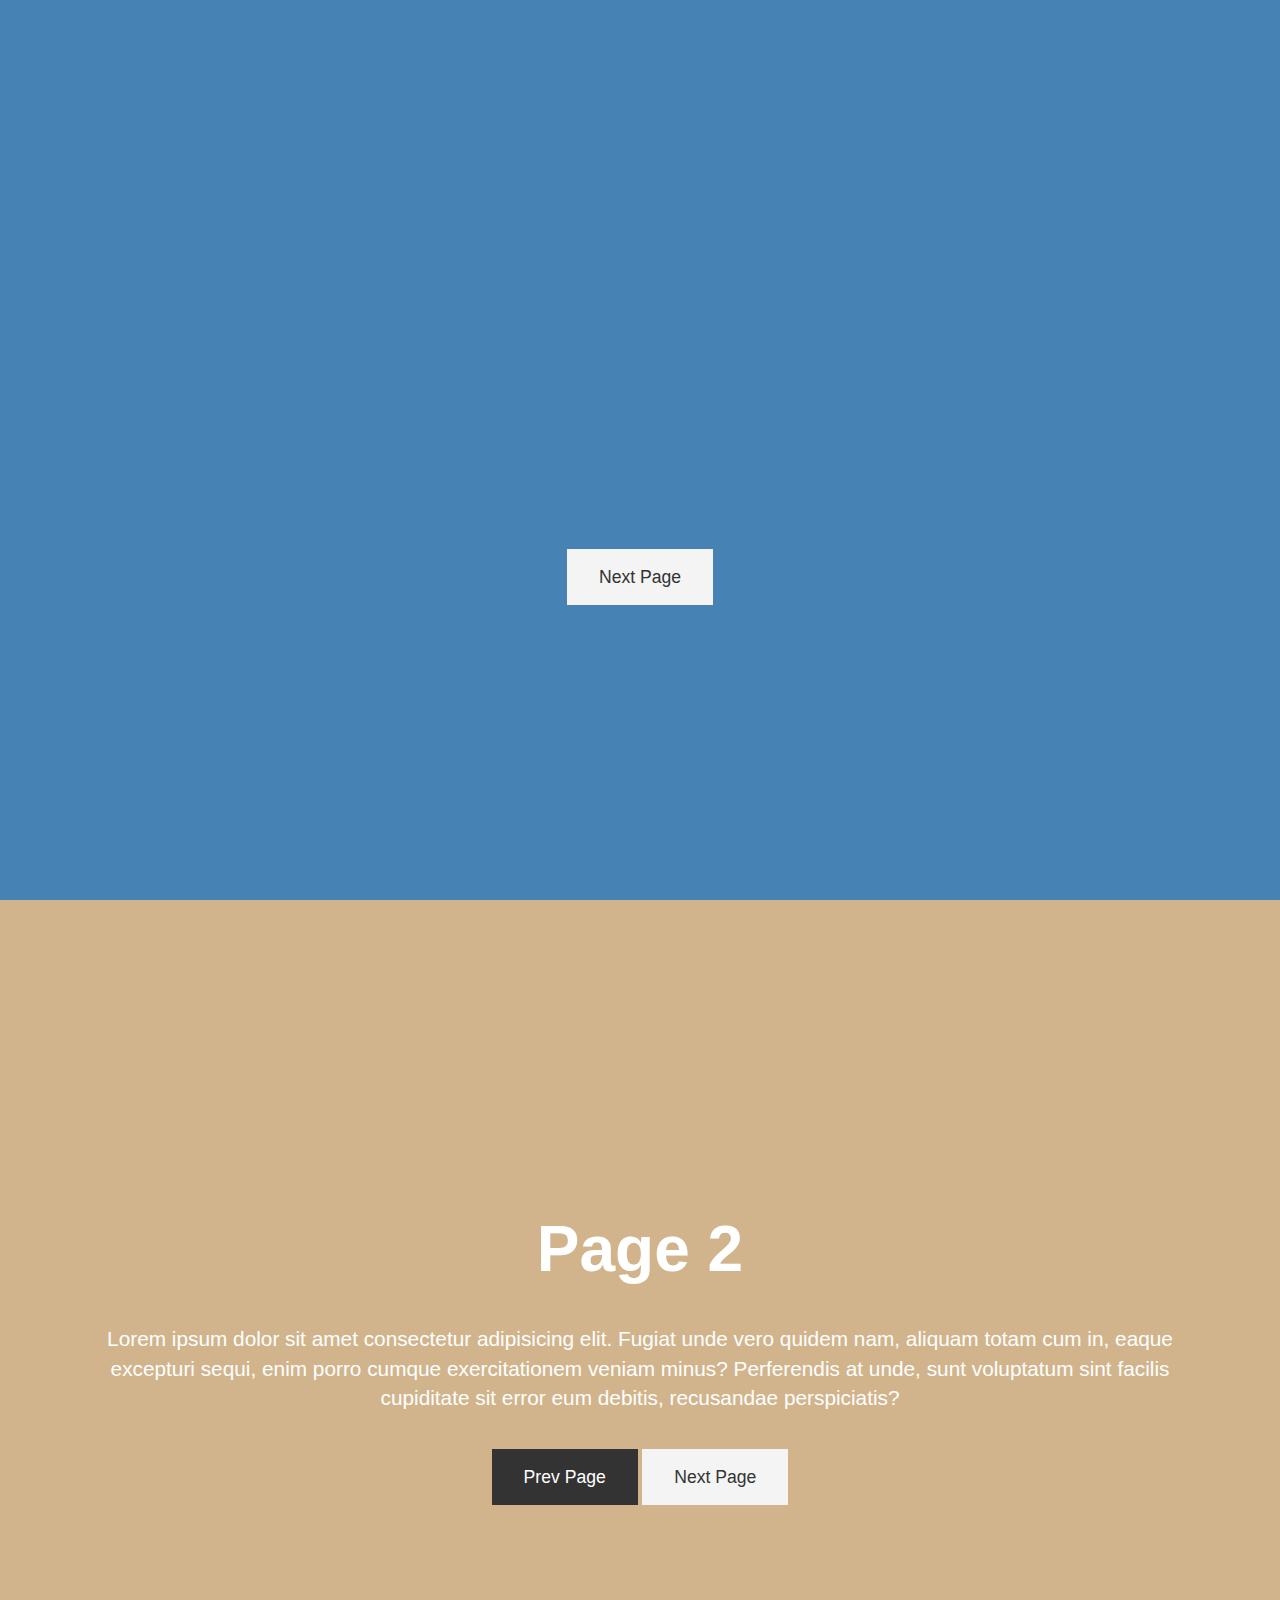
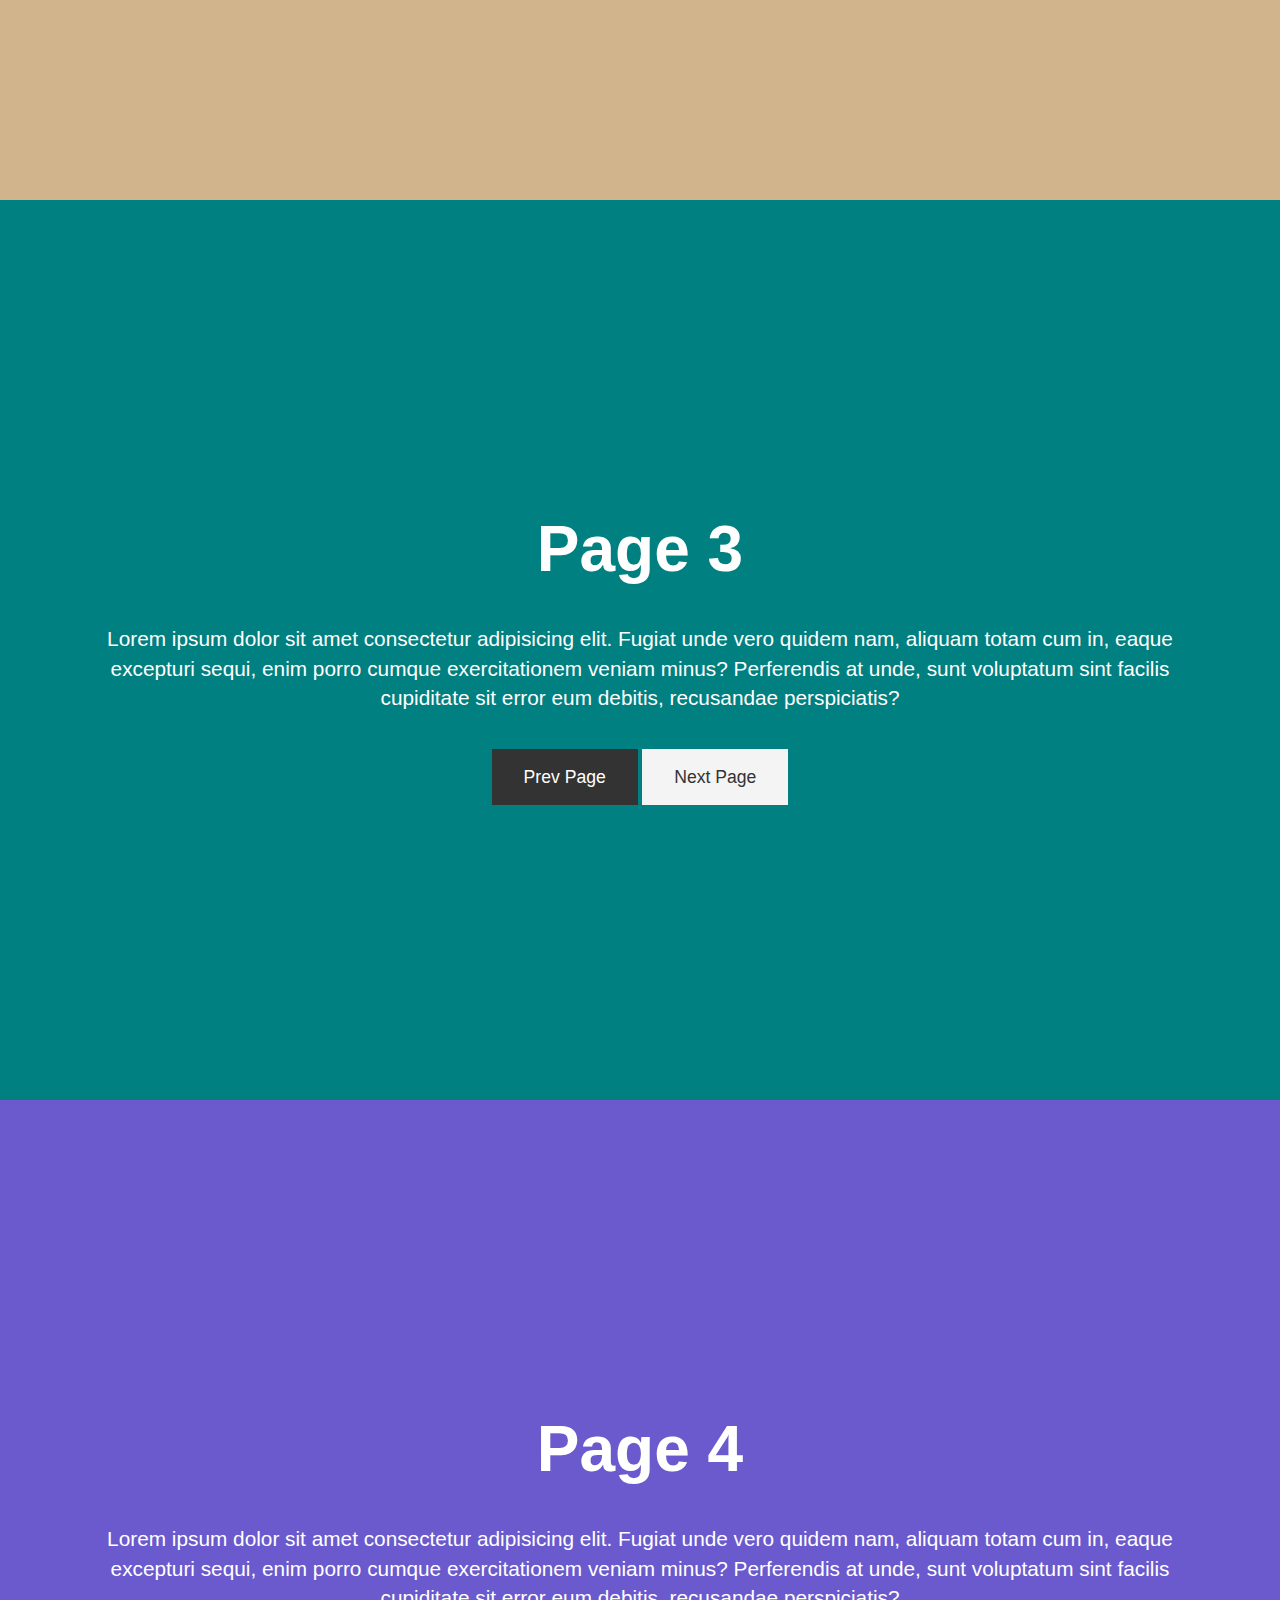
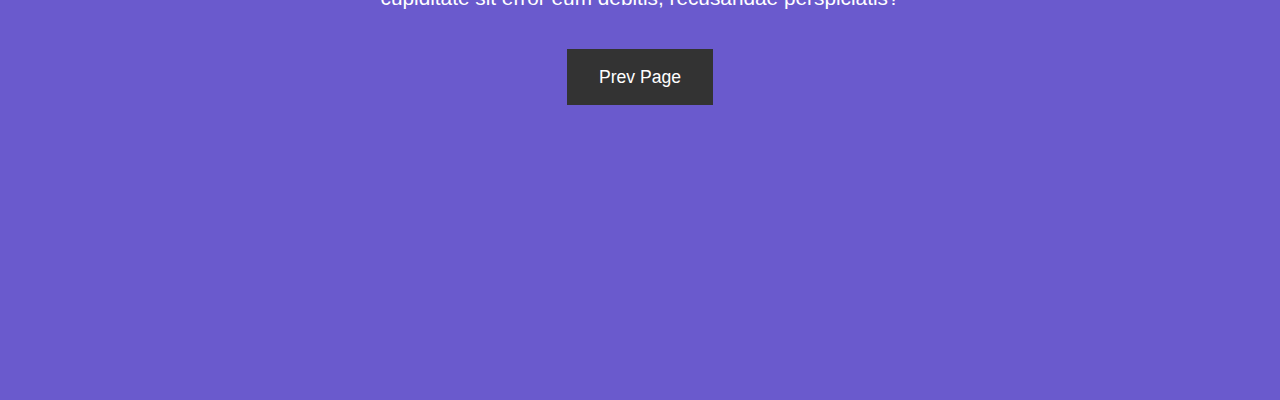
<file: features/powerpoint-scenes-feature/index.html>
<!DOCTYPE html>
<html lang="en">
  <head>
    <meta charset="UTF-8" />
    <meta name="viewport" content="width=device-width, initial-scale=1.0" />
    <link
      rel="stylesheet"
      href="https://use.fontawesome.com/releases/v5.6.3/css/all.css"
      integrity="sha384-UHRtZLI+pbxtHCWp1t77Bi1L4ZtiqrqD80Kn4Z8NTSRyMA2Fd33n5dQ8lWUE00s/"
      crossorigin="anonymous"
    />
    <link rel="stylesheet" href="style.css" />
    <meta http-equiv="X-UA-Compatible" content="ie=edge" />
    <title>Presentation</title>
  </head>

  <body>
    <!-- Page 1 (intro) -->
    <section id="page-1" class="page">
      <h1>Welcome to my Presentation</h1>
      <p>
        Lorem ipsum dolor sit amet consectetur adipisicing elit. Fugiat unde
        vero quidem nam, aliquam totam cum in, eaque excepturi sequi, enim porro
        cumque exercitationem veniam minus? Perferendis at unde, sunt voluptatum
        sint facilis cupiditate sit error eum debitis, recusandae perspiciatis?
      </p>
      <div>
        <a href="#page-2" class="btn">
          Next Page <i class="fas fa-arrow-circle-down"></i>
        </a>
      </div>
    </section>

    <!-- page 2 -->
    <section id="page-2" class="page">
      <h1>Page 2</h1>
      <p>
        Lorem ipsum dolor sit amet consectetur adipisicing elit. Fugiat unde
        vero quidem nam, aliquam totam cum in, eaque excepturi sequi, enim porro
        cumque exercitationem veniam minus? Perferendis at unde, sunt voluptatum
        sint facilis cupiditate sit error eum debitis, recusandae perspiciatis?
      </p>
      <div>
        <a href="#page-1" class="btn btn-dark">
          Prev Page <i class="fas fa-arrow-circle-up"></i>
        </a>
        <a href="#page-3" class="btn">
          Next Page <i class="fas fa-arrow-circle-down"></i>
        </a>
      </div>
    </section>

    <!-- page 3 -->
    <section id="page-3" class="page">
      <h1>Page 3</h1>
      <p>
        Lorem ipsum dolor sit amet consectetur adipisicing elit. Fugiat unde
        vero quidem nam, aliquam totam cum in, eaque excepturi sequi, enim porro
        cumque exercitationem veniam minus? Perferendis at unde, sunt voluptatum
        sint facilis cupiditate sit error eum debitis, recusandae perspiciatis?
      </p>
      <div>
        <a href="#page-2" class="btn btn-dark">
          Prev Page <i class="fas fa-arrow-circle-up"></i>
        </a>
        <a href="#page-4" class="btn">
          Next Page <i class="fas fa-arrow-circle-down"></i>
        </a>
      </div>
    </section>

    <!-- page 4 -->
    <section id="page-4" class="page">
      <h1>Page 4</h1>
      <p>
        Lorem ipsum dolor sit amet consectetur adipisicing elit. Fugiat unde
        vero quidem nam, aliquam totam cum in, eaque excepturi sequi, enim porro
        cumque exercitationem veniam minus? Perferendis at unde, sunt voluptatum
        sint facilis cupiditate sit error eum debitis, recusandae perspiciatis?
      </p>
      <div>
        <a href="#page-3" class="btn btn-dark">
          Prev Page <i class="fas fa-arrow-circle-up"></i>
        </a>
      </div>
    </section>

    <script
      src="https://code.jquery.com/jquery-3.4.1.min.js"
      integrity="sha256-CSXorXvZcTkaix6Yvo6HppcZGetbYMGWSFlBw8HfCJo="
      crossorigin="anonymous"
    ></script>
    <script src="app.js"></script>
  </body>
</html>
</file>
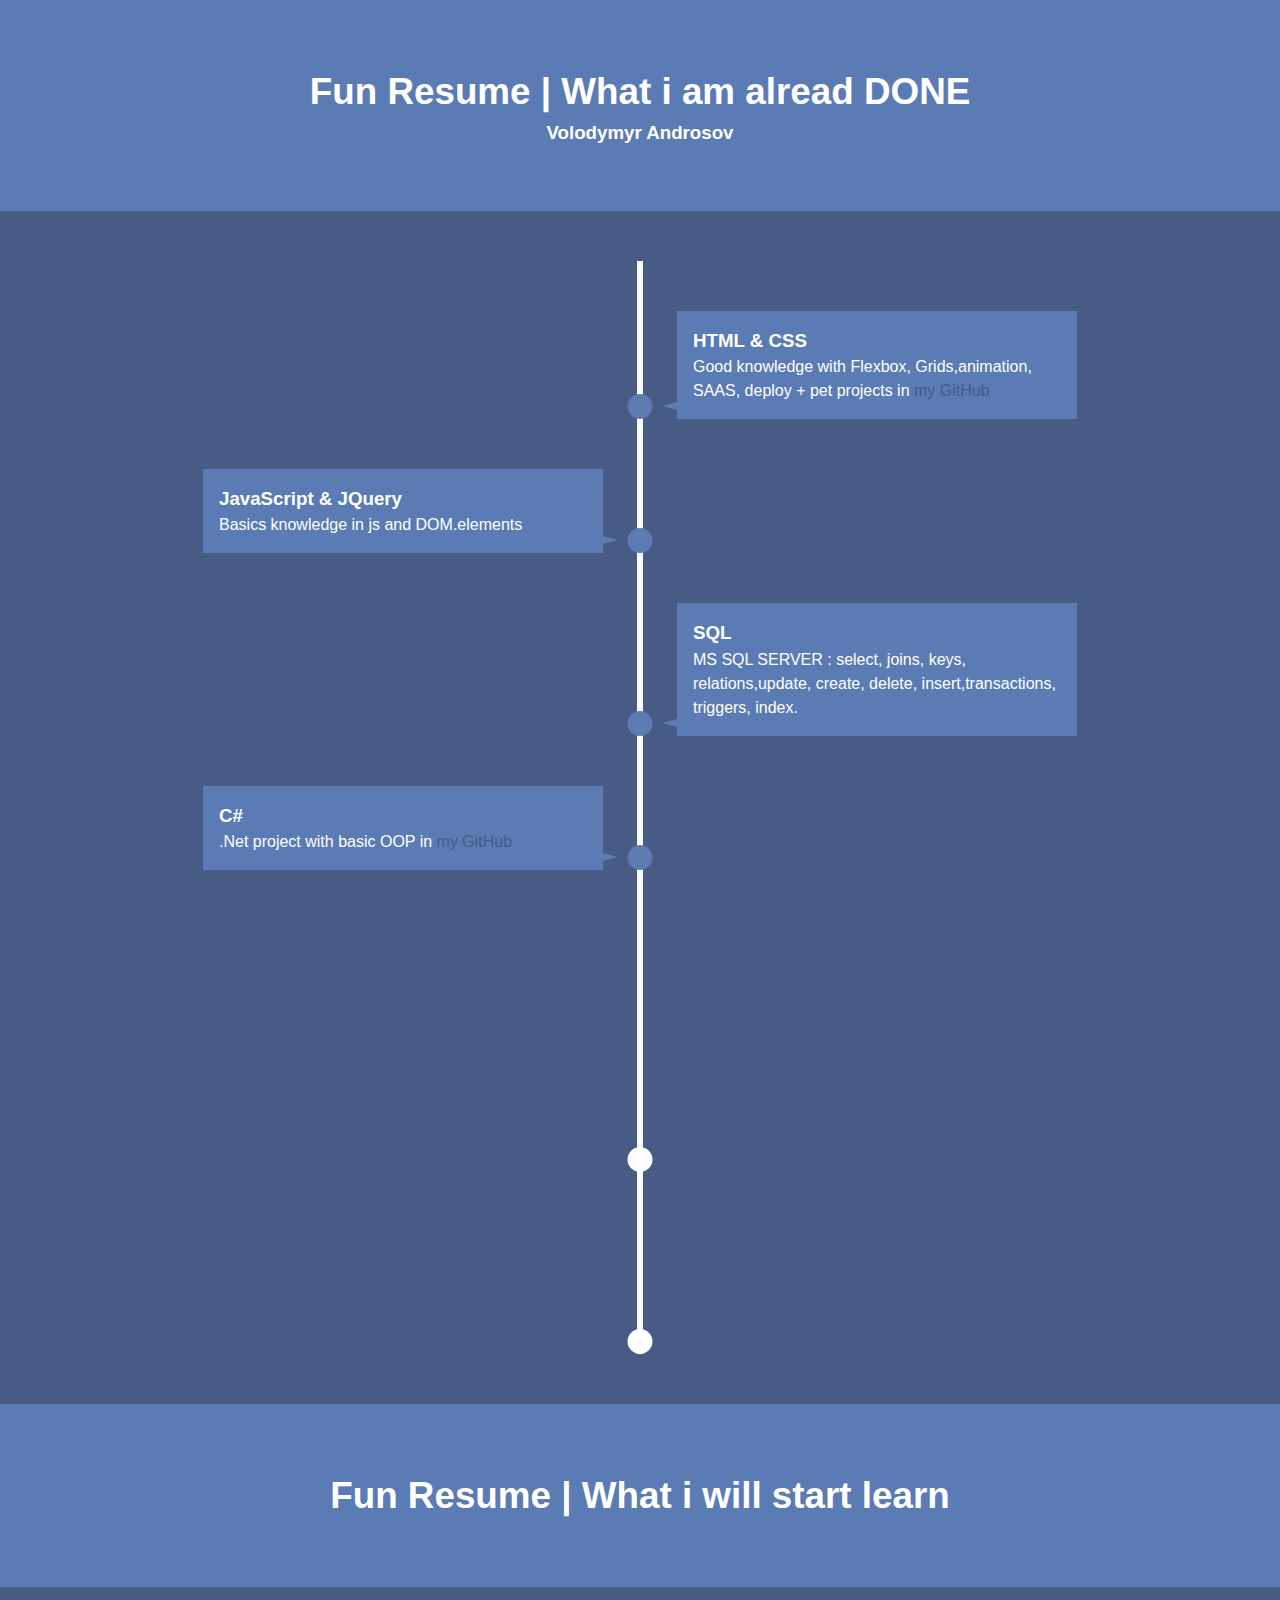
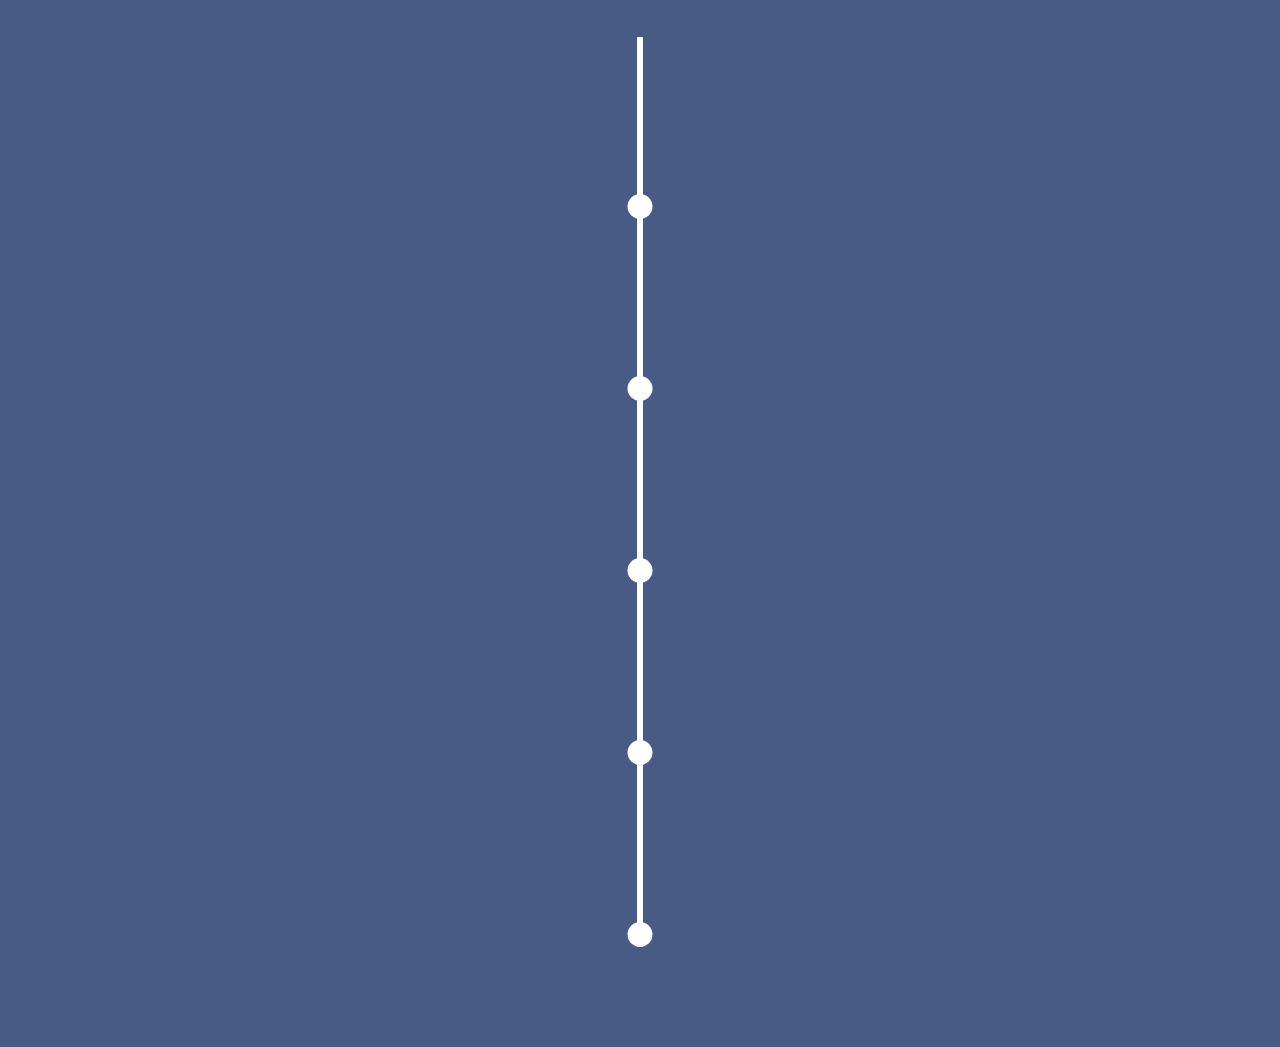
<file: features/timleline-cv-feature/index.html>
<!DOCTYPE html>
<html lang="en">

<head>
    <meta charset="UTF-8">
    <meta name="viewport" content="width=device-width, initial-scale=1.0">
    <meta http-equiv="X-UA-Compatible" content="ie=edge">
    <link rel="stylesheet" href="https://use.fontawesome.com/releases/v5.6.3/css/all.css"
        integrity="sha384-UHRtZLI+pbxtHCWp1t77Bi1L4ZtiqrqD80Kn4Z8NTSRyMA2Fd33n5dQ8lWUE00s/" crossorigin="anonymous">
    <link rel="stylesheet" href="style.css">
    <title>TimeLine_withMy_EXPERIENCE</title>
</head>

<body>
    <header id="main-header">
        <div class="container">
            <h1><i class="fas fa-brain"></i> Fun Resume | What i am alread DONE</h1>
            <h3><i class="fas fa-user"></i> Volodymyr Androsov</h3>
        </div>
    </header>

    <section id="timeline">
        <ul>
            <li>
                <div>
                    <h3><i class="fas fa-chevron-right"></i> HTML & CSS</h3>
                    <p>Good knowledge with Flexbox, Grids,animation, SAAS, deploy + pet projects in <a
                            href="https://github.com/Vandrosov99">my
                            GitHub</a>
                    </p>
                </div>
            </li>
            <li>
                <div>
                    <h3>
                        <i class="fas fa-chevron-right"></i>JavaScript & JQuery
                    </h3>
                    <p>
                        Basics knowledge in js and DOM.elements
                    </p>
                </div>
            </li>
            <li>
                <div>
                    <h3><i class="fas fa-chevron-right"></i>SQL</h3>
                    <p>
                        MS SQL SERVER :
                        select, joins, keys, relations,update, create, delete, insert,transactions, triggers, index.
                    </p>
                </div>
            </li>
            <li>
                <div>
                    <h3><i class="fas fa-chevron-right"></i>C#</h3>
                    <p>
                        .Net project with basic OOP in <a href="https://github.com/Vandrosov99">my
                            GitHub</a></p>
                    </p>
                </div>
            </li>
            <li>
                <div>
                    <h3><i class="fas fa-chevron-right"></i> Python</h3>
                    <p>
                        basic knowledge + DJANGO2 with bootstrap project wich i called online magazine of electronice
                        production. Have good admin panel for use database on my site + not bad AJAX requests and my
                        MAIN function of this project it is you can buy some product and drop this to your pocket and
                        try to pay.Ofc you can Update img and price etc. also you can find it in <a
                            href="https://github.com/Vandrosov99">my
                            GitHub</a></p>
                    </p>
                </div>
            </li>
            <li>
                <div>
                    <h3><i class="fas fa-chevron-right"></i>GIT and CMD</h3>
                    <p>
                        i can work out from GUI just from Command in Windows also create rep and update delete insert
                        etc very well.
                    </p>
                </div>
            </li>
        </ul>
    </section>
    <header id="main-header">
        <div class="container">
            <h1><i class="fas fa-brain"></i> Fun Resume | What i will start learn</h1>
        </div>
    </header>
    <section id="timeline">
        <ul>
            <li>
                <div>
                    <h3>
                        <i class="fas fa-chevron-right"></i> Angular & React Native
                    </h3>
                    <p>
                        Lorem ipsum dolor sit amet consectetur adipisicing elit. Ea aut
                        eum assumenda architecto, perspiciatis itaque maiores ex rerum
                        libero provident!
                    </p>
                </div>
            </li>
            <li>
                <div>
                    <h3><i class="fas fa-chevron-right"></i> ECMA SCRIPT</h3>
                    <p>
                        Lorem ipsum dolor sit amet consectetur adipisicing elit. Ea aut
                        eum assumenda architecto, perspiciatis itaque maiores ex rerum
                        libero provident!
                    </p>
                </div>
            </li>
            <li>
                <div>
                    <h3><i class="fas fa-chevron-right"></i> REST & AJAX</h3>
                    <p>
                        Lorem ipsum dolor sit amet consectetur adipisicing elit. Ea aut
                        eum assumenda architecto, perspiciatis itaque maiores ex rerum
                        libero provident!
                    </p>
                </div>
            </li>
            <li>
                <div>
                    <h3><i class="fas fa-chevron-right"></i> Photoshop design</h3>
                    <p>
                        Lorem ipsum dolor sit amet consectetur adipisicing elit. Ea aut
                        eum assumenda architecto, perspiciatis itaque maiores ex rerum
                        libero provident!
                    </p>
                </div>
            </li>
            <li>
                <div>
                    <h3><i class="fas fa-chevron-right"></i> C# frameworks</h3>
                    <p>
                        Lorem ipsum dolor sit amet consectetur adipisicing elit. Ea aut
                        eum assumenda architecto, perspiciatis itaque maiores ex rerum
                        libero provident!
                    </p>
                </div>
            </li>
        </ul>
    </section>

    <script src="main.js"></script>
</body>

</html>
</file>
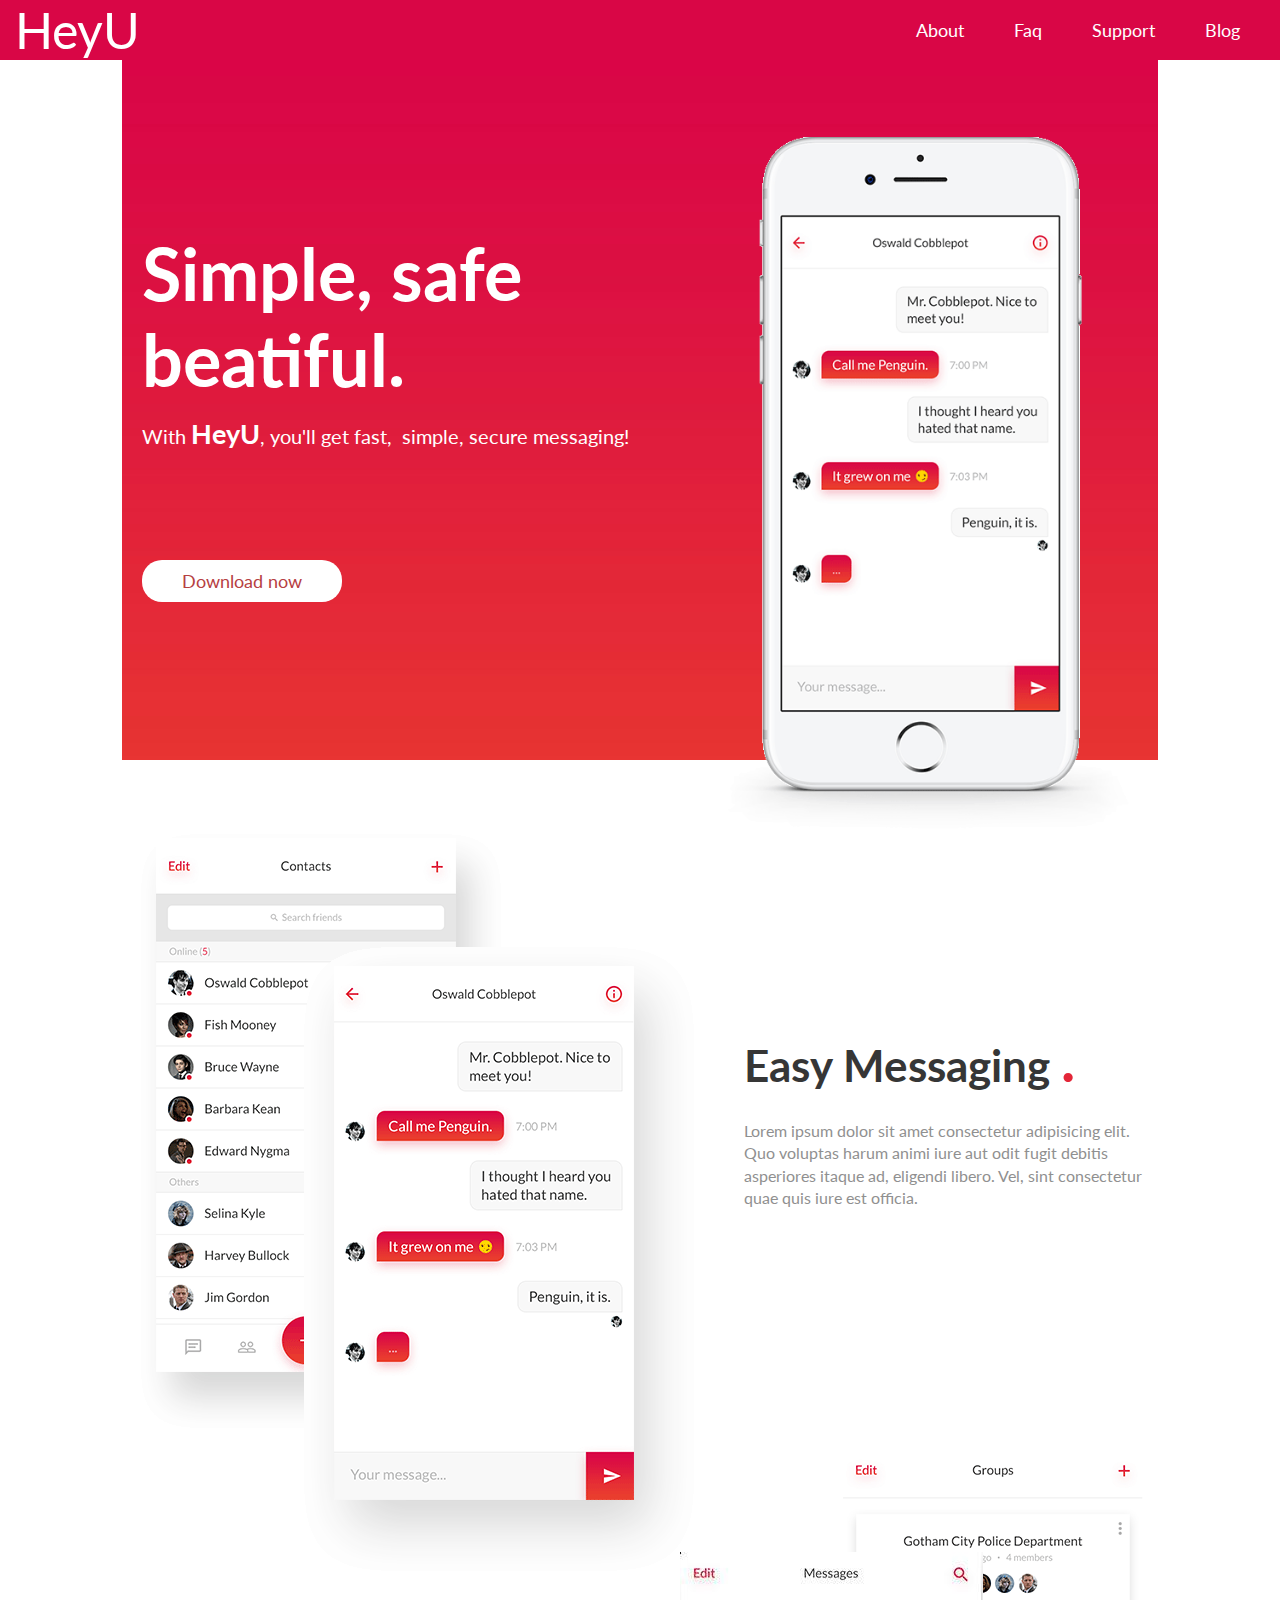
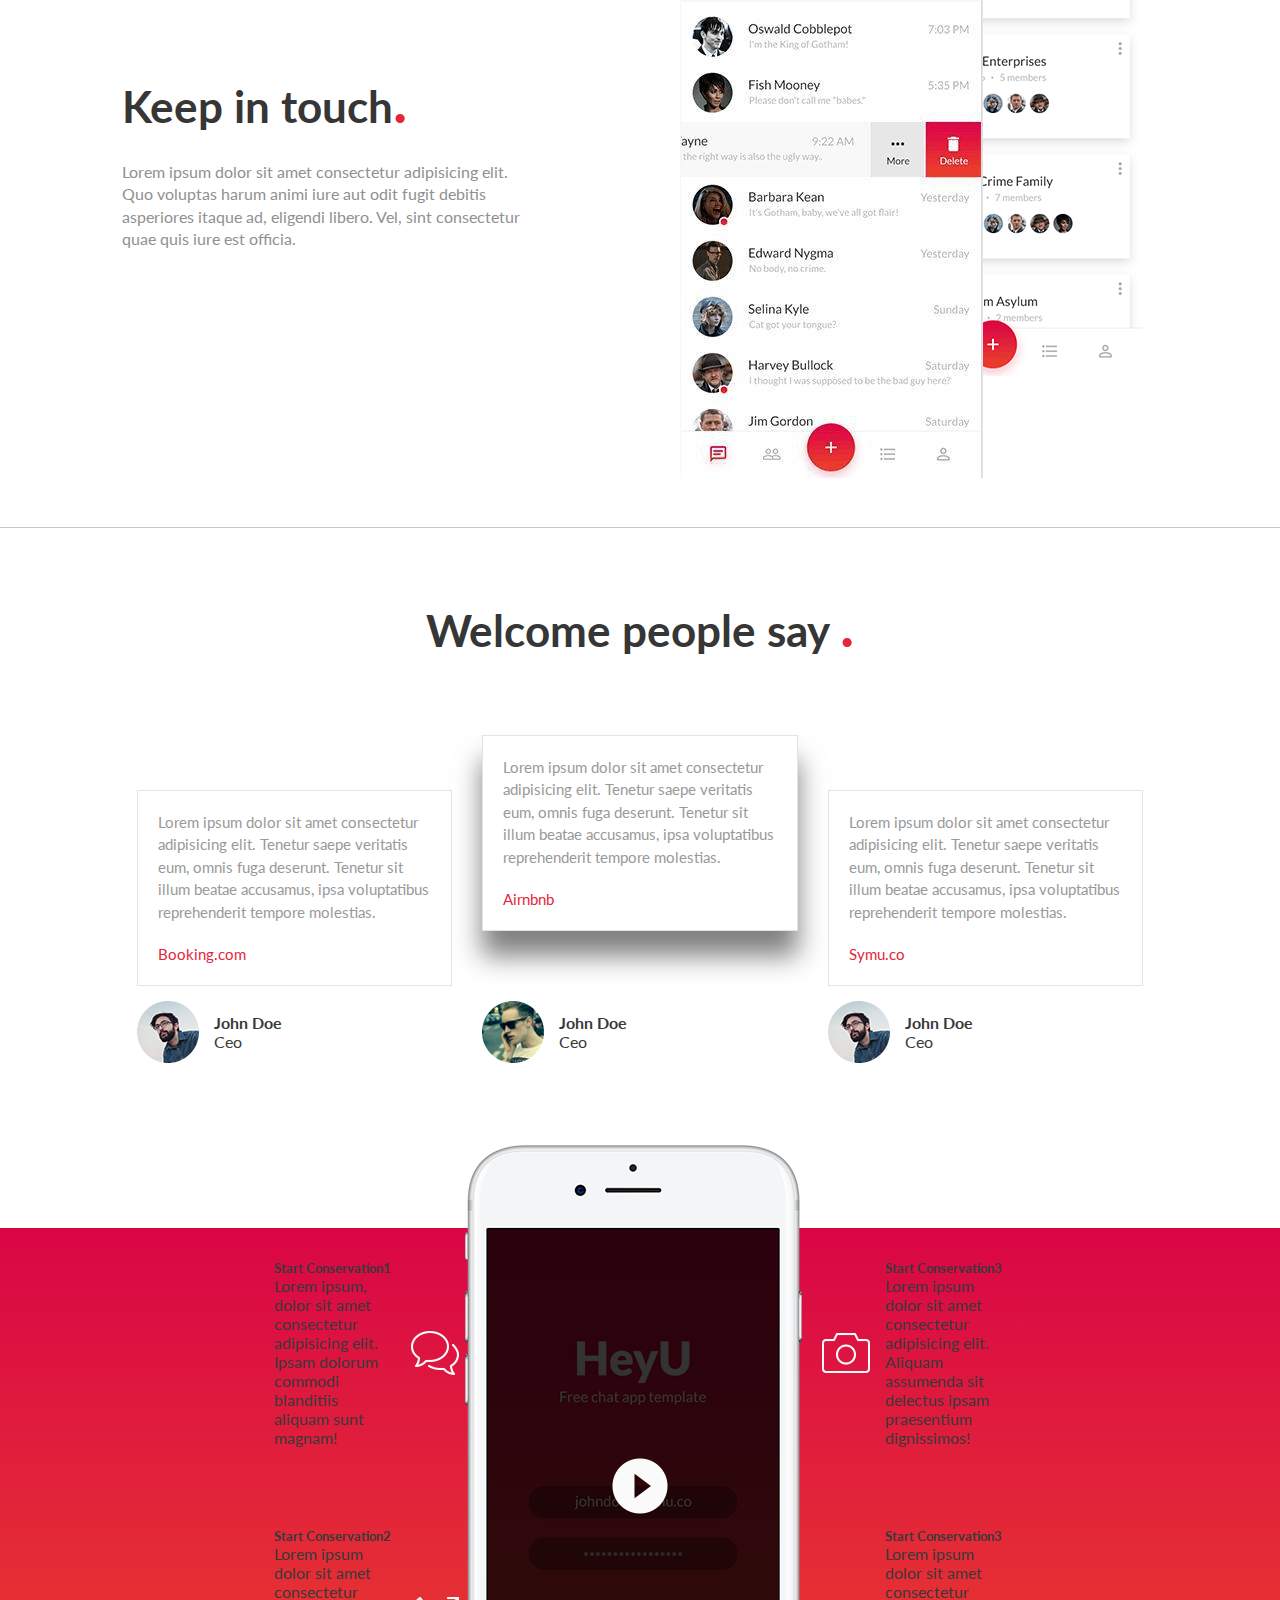
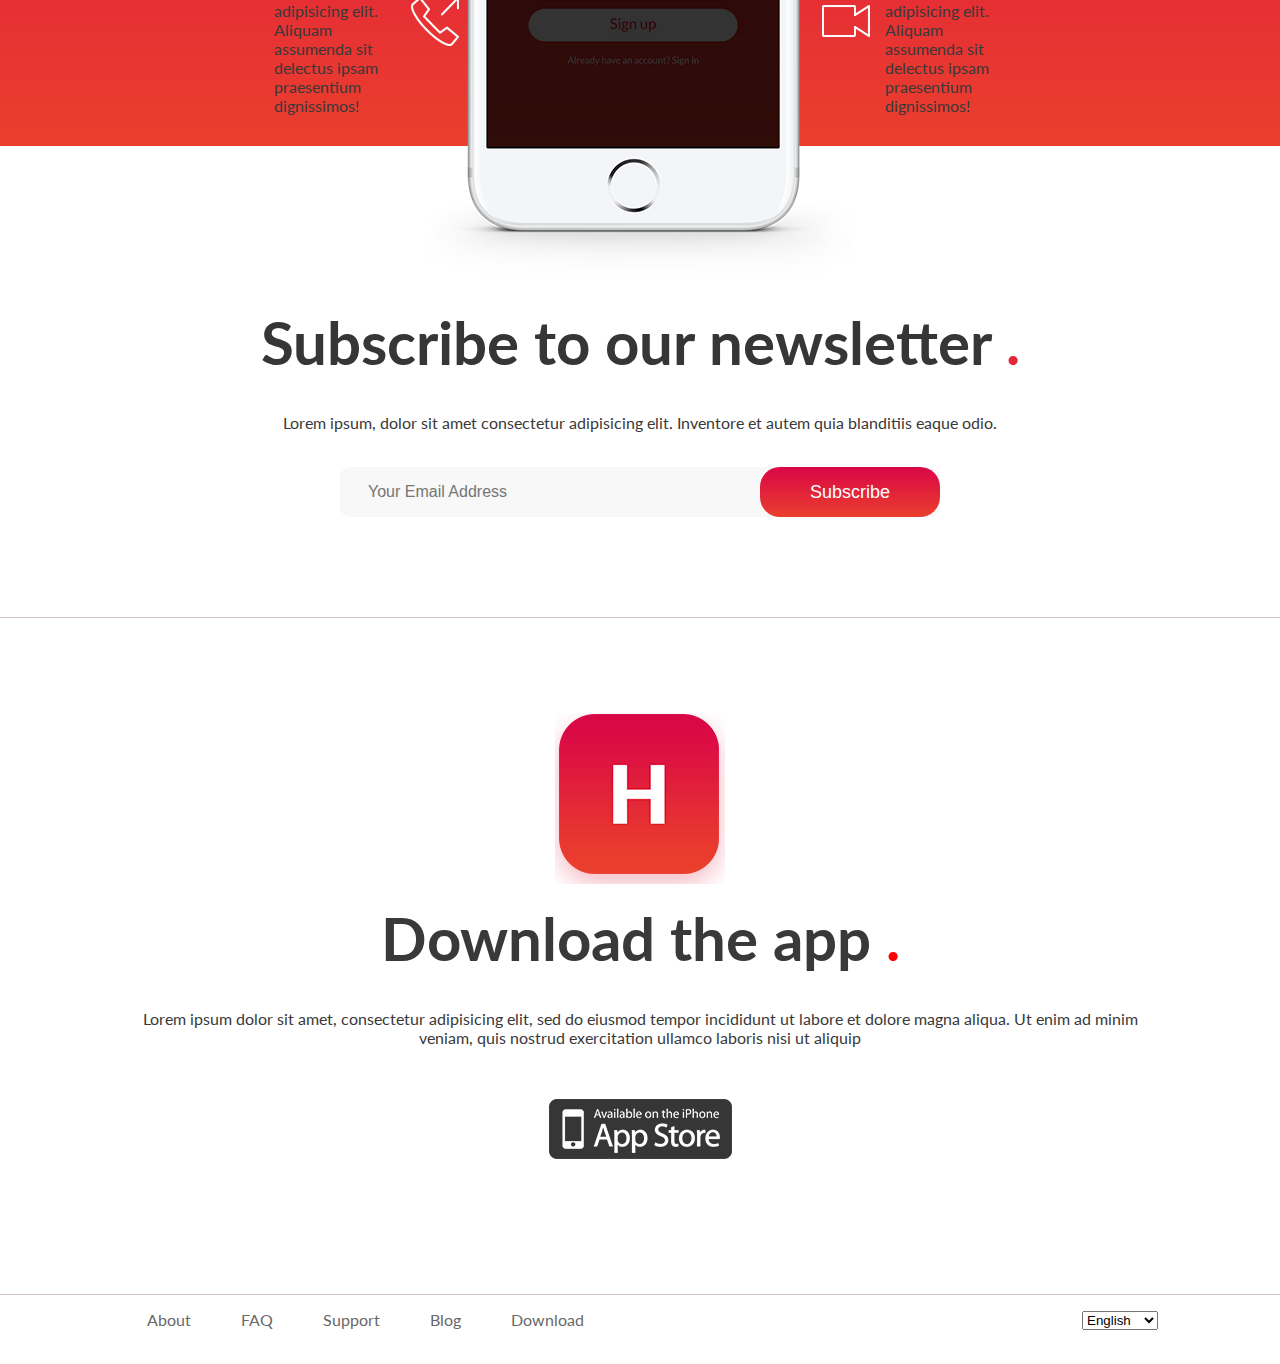
<file: landings/chatapp-landing/index.html>
<!DOCTYPE html>
<html lang="en">
  <head>
    <meta charset="UTF-8" />
    <meta name="viewport" content="width=device-width, initial-scale=1.0" />
    <meta http-equiv="X-UA-Compatible" content="ie=edge" />
    <link rel="stylesheet" href="./css/style.css" />
    <title>MusApp</title>
  </head>

  <body>
    <!-- header -->
    <header id="nav">
            <div class="logo">
              HeyU
            </div>
            <ul>
              <li><a href="#" class="current">About</a></li>
              <li><a href="#">Faq</a></li>
              <li><a href="#">Support</a></li>
              <li><a href="#">Blog</a></li>
            </ul>
    </header>
      <div class="container">
   
        <div class="showcase-content">
          <div class="left">
            <h1>Simple,&nbsp;safe beatiful.</h1>
            <p>
              With <span>HeyU</span>,&nbsp;you'll get fast,&nbsp;
              simple,&nbsp;secure messaging!
            </p>
            <a href="#" class="btn">Download now</a>
          </div>

          <div class="right">
            <img src="./img/heading/iphone.png" alt="" />
          </div>
        </div>
      </div>
    <!-- header -->
    <!-- SECTION_1 -->
    <section class="first">
      <div class="container">
        <div class="content_one">
          <div class="left">
            <div class="ph_1">
              <img src="./img/twoblock/contacts.png" alt="" />
            </div>
            <div class="ph_2">
              <img src="./img/twoblock/messing.png" alt="" />
            </div>
          </div>
          <div class="right">
            <h1>Easy Messaging <span>.</span></h1>
            <p>
              Lorem ipsum dolor sit amet consectetur adipisicing elit. Quo
              voluptas harum animi iure aut odit fugit debitis asperiores itaque
              ad, eligendi libero. Vel, sint consectetur quae quis iure est
              officia.
            </p>
          </div>
        </div>
      </div>
    </section>
    <!-- section_2 -->
    <section class="second">
      <div class="container">
        <div class="content_two">
          <div class="right">
            <h1>Keep in touch<span>.</span></h1>
            <p>
              Lorem ipsum dolor sit amet consectetur adipisicing elit. Quo
              voluptas harum animi iure aut odit fugit debitis asperiores itaque
              ad, eligendi libero. Vel, sint consectetur quae quis iure est
              officia.
            </p>
          </div>
          <div class="left">
            <div class="ph_1">
              <img src="./img/twoblock/groups.png" alt="" />
            </div>
            <div class="ph_2">
              <img src="./img/twoblock/mess.png" alt="" />
            </div>
          </div>
        </div>
      </div>
    </section>
    <!--section_2 -->
    <!-- section_3 -->
    <section class="third">
      <div class="container">
        <div class="flex_out">
          <h1>Welcome people say <span>.</span></h1>
          <div class="items">
            <div class="blocks">
              <div class="blox_text">
                <p>
                  Lorem ipsum dolor sit amet consectetur adipisicing elit.
                  Tenetur saepe veritatis eum, omnis fuga deserunt. Tenetur sit
                  illum beatae accusamus, ipsa voluptatibus reprehenderit
                  tempore molestias.
                </p>
                <p><span>Booking.com</span></p>
              </div>
              <div class="lower">
                <img src="./img/photo-1.png" alt="" />
                <div class="info">
                  <h4>John Doe</h4>
                  <p>Ceo</p>
                </div>
              </div>
            </div>
            <div class="blocks">
              <div class="blox_text">
                <p>
                  Lorem ipsum dolor sit amet consectetur adipisicing elit.
                  Tenetur saepe veritatis eum, omnis fuga deserunt. Tenetur sit
                  illum beatae accusamus, ipsa voluptatibus reprehenderit
                  tempore molestias.
                </p>
                <p><span>Airnbnb</span></p>
              </div>
              <div class="lower">
                <img src="./img/photo-2.png" alt="" />
                <div class="info">
                  <h4>John Doe</h4>
                  <p>Ceo</p>
                </div>
              </div>
            </div>
            <div class="blocks">
              <div class="blox_text">
                <p>
                  Lorem ipsum dolor sit amet consectetur adipisicing elit.
                  Tenetur saepe veritatis eum, omnis fuga deserunt. Tenetur sit
                  illum beatae accusamus, ipsa voluptatibus reprehenderit
                  tempore molestias.
                </p>
                <p><span>Symu.co</span></p>
              </div>
              <div class="lower">
                <img src="./img/photo-1.png" alt="" />
                <div class="info">
                  <h4>John Doe</h4>
                  <p>Ceo</p>
                </div>
              </div>
            </div>
          </div>
        </div>
      </div>
    </section>
    <!-- section_four -->
    <section class="four">
      <div class="container">
        <div class="flex_container large">
          <div class="items">
            <div class="box">
              <h5>Start Conservation1</h5>
              <p>
                Lorem ipsum, dolor sit amet consectetur adipisicing elit. Ipsam
                dolorum commodi blanditiis aliquam sunt magnam!
              </p>
            </div>
            <img src="./img/Vector Smart Object-1.png" alt="" />
          </div>

          <div class="items">
            <div class="box">
              <h5>Start Conservation2</h5>
              <p>
                Lorem ipsum dolor sit amet consectetur adipisicing elit. Aliquam
                assumenda sit delectus ipsam praesentium dignissimos!
              </p>
            </div>
            <img src="./img/Vector Smart Object.png" alt="" />
          </div>
          <div class="opacity"></div>
          <img class="play" src="./img/play-circle (1).png" alt="" />
          <img src="./img/iPhone 7 Silver1 copy.png" class="centr" alt="" />

          <div class="items">
            <img src="./img/Vector Smart Object-3.png" alt="" />
            <div class="box">
              <h5>Start Conservation3</h5>
              <p>
                Lorem ipsum dolor sit amet consectetur adipisicing elit. Aliquam
                assumenda sit delectus ipsam praesentium dignissimos!
              </p>
            </div>
          </div>
          <div class="items">
            <img src="./img/Vector Smart Object-4.png" alt="" />
            <div class="box">
              <h5>Start Conservation3</h5>
              <p>
                Lorem ipsum dolor sit amet consectetur adipisicing elit. Aliquam
                assumenda sit delectus ipsam praesentium dignissimos!
              </p>
            </div>
          </div>
        </div>
      </div>
    </section>
    <!-- sectionSubscribe -->
    <section class="subscribe">
      <div class="container">
        <h1>Subscribe to our newsletter <span>.</span></h1>
        <p>
          Lorem ipsum, dolor sit amet consectetur adipisicing elit. Inventore et
          autem quia blanditiis eaque odio.
        </p>
        <div class="row">
          <form class="subscribeForm" action="">
            <input
              type="email"
              class="form-control "
              id="subscribeInput"
              placeholder="Your Email Address"
            />
            <button class="btn subscribeBtn">Subscribe</button>
          </form>
        </div>
      </div>
    </section>
    <div class="section downloadSection">
      <div class="container">
        <div class="downloadLogo">
          <img src="img/applogo.png" alt="Heyu Logo" />
        </div>
        <span>
          <h2>
            Download the app
            <span>.</span>
          </h2>
          <p>
            Lorem ipsum dolor sit amet, consectetur adipisicing elit, sed do
            eiusmod tempor incididunt ut labore et dolore magna aliqua. Ut enim
            ad minim veniam, quis nostrud exercitation ullamco laboris nisi ut
            aliquip
          </p>
        
        <div class="text-center">
          <img src="img/appstore.png" alt="Download the app form App store" />
        </div>
    </div>
    </div>
    <!-- Download Section Ends-->

    <!--footer section starts-->
    <footer>
    <div class="container">
      <div class="flex_fot">
      <div class="left">
        <ul class="nav-fot">
          <li class="nav-item">
            <a class="nav-link " href="#">About</a>
          </li>
          <li class="nav-item">
            <a class="nav-link" href="#">FAQ</a>
          </li>
          <li class="nav-item">
            <a class="nav-link" href="#">Support</a>
          </li>
          <li class="nav-item">
            <a class="nav-link" href="#">Blog</a>
          </li>
          <li class="nav-item">
            <a class="nav-link" href="#">Download</a>
          </li>
        </ul>
      </div>
      <div class="right">
          <li class="nav-item ml-auto">
            <select class="languageSelect">
              <option>English</option>
              <option>Ukranian</option>
            </select>
          </li>
      </div> 
    </div>
  </div>
</footer>
  </body>
</html>
</file>
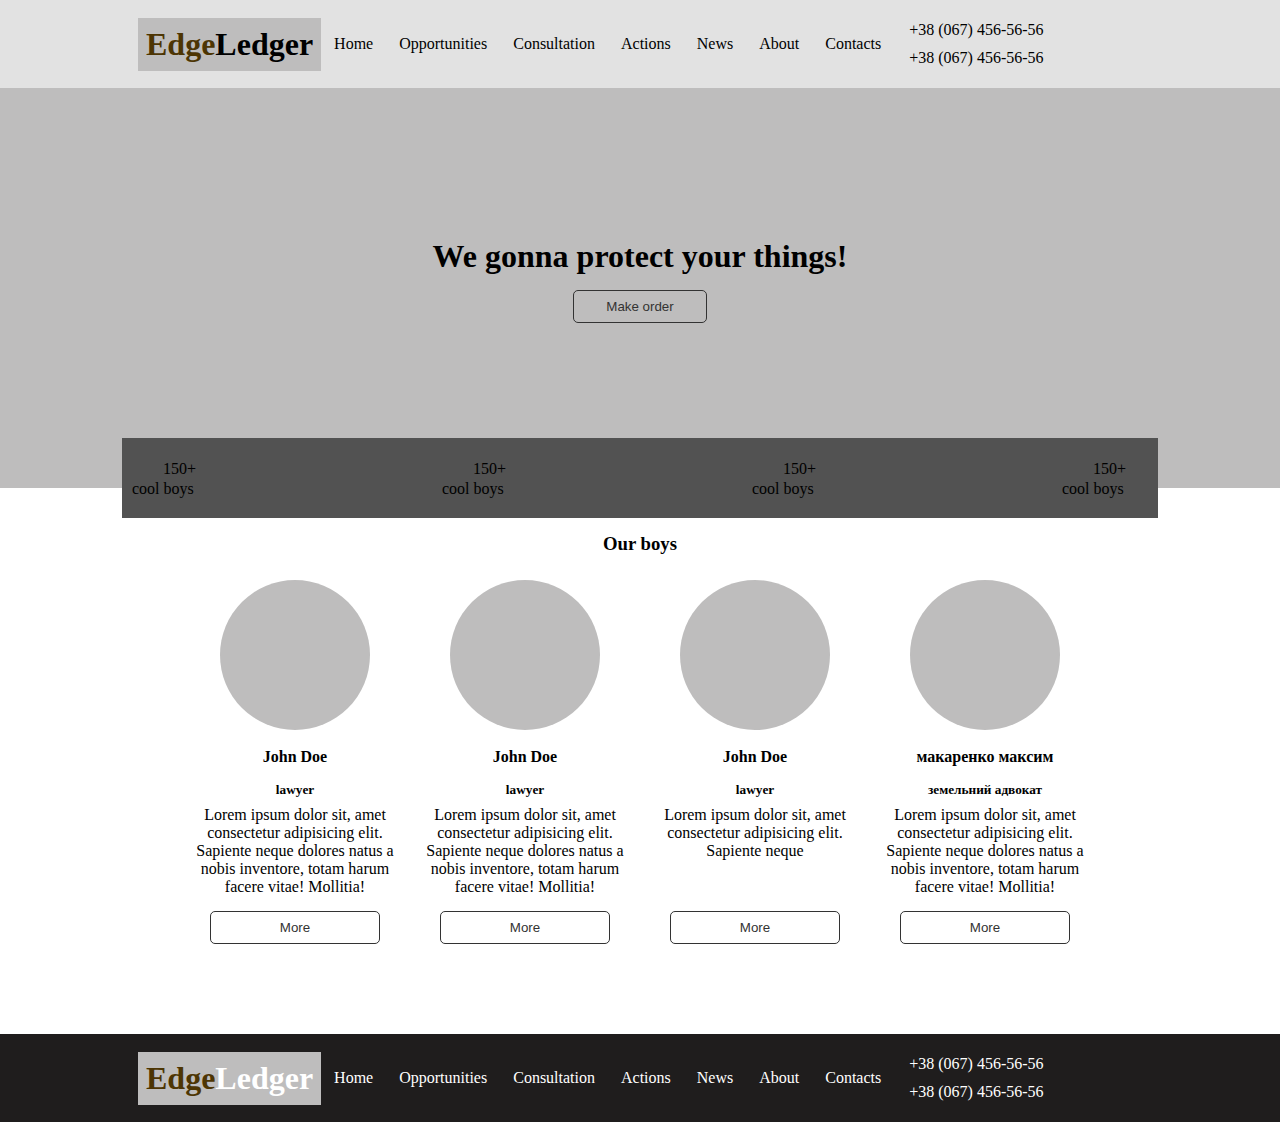
<file: landings/lawyer-agency-landing/index.html>
<!DOCTYPE html>
<html lang="en">
  <head>
    <meta charset="UTF-8" />
    <meta name="viewport" content="width=device-width, initial-scale=1.0" />
    <title>lab_number_4</title>
    <link
      rel="stylesheet"
      href="https://use.fontawesome.com/releases/v5.6.1/css/all.css"
      integrity="sha384-gfdkjb5BdAXd+lj+gudLWI+BXq4IuLW5IT+brZEZsLFm++aCMlF1V92rMkPaX4PP"
      crossorigin="anonymous"
    />
    <link rel="stylesheet" href="style.css" />
  </head>

  <body>
    <header>
      <div class="container">
        <nav id="navbar">
          <h1 class="logo text-center">
            <span class="text-primary"
              ><i class="fas fa-book-open"></i>Edge</span
            >Ledger
          </h1>
          <ul class="text-center">
            <li><a>Home</a></li>
            <li><a>Opportunities</a></li>
            <li><a>Consultation</a></li>
            <li><a>Actions</a></li>
            <li><a>News</a></li>
            <li>About</li>
            <li><a>Contacts</a></li>
          </ul>
          <div class="numbers">
            <div class="number__item">
              <i class="fas fa-phone"></i>
              <p>+38 (067) 456-56-56</p>
            </div>
            <div class="number__item">
              <i class="fas fa-phone"></i>
              <p>+38 (067) 456-56-56</p>
            </div>
          </div>
        </nav>
      </div>
    </header>
    <div class="showcase one">
      <div class="container">
        <div class="block">
          <h1>We gonna protect your things!</h1>
          <button class="btn">Make order</button>
        </div>
      </div>
    </div>
    <div class="secondShow">
      <div class="container">
        <div class="main">
          <div class="specialites">
            <div class="spec__item">
              <div class="raiting">150+</div>
              <div class="icon"><i class="fas fa-user fa-2x"></i></div>
              <div class="desc">cool boys</div>
            </div>
            <div class="spec__item">
              <div class="raiting">150+</div>
              <div class="icon"><i class="fas fa-user fa-2x"></i></div>
              <div class="desc">cool boys</div>
            </div>
            <div class="spec__item">
              <div class="raiting">150+</div>
              <div class="icon"><i class="fas fa-user fa-2x"></i></div>
              <div class="desc">cool boys</div>
            </div>
            <div class="spec__item">
              <div class="raiting">150+</div>
              <div class="icon"><i class="fas fa-user fa-2x"></i></div>
              <div class="desc">cool boys</div>
            </div>
          </div>
          <h3 class="text-center p-1">Our boys</h3>
          <div class="info">
            <div class="info__item text-center">
              <div class="picture"></div>
              <h4>John Doe</h4>
              <h5>lawyer</h5>
              <p>
                Lorem ipsum dolor sit, amet consectetur adipisicing elit.
                Sapiente neque dolores natus a nobis inventore, totam harum
                facere vitae! Mollitia!
              </p>
              <button class="btn">More</button>
            </div>
            <div class="info__item text-center">
              <div class="picture"></div>
              <h4>John Doe</h4>
              <h5>lawyer</h5>
              <p>
                Lorem ipsum dolor sit, amet consectetur adipisicing elit.
                Sapiente neque dolores natus a nobis inventore, totam harum
                facere vitae! Mollitia!
              </p>
              <button class="btn">More</button>
            </div>
            <div class="info__item text-center">
              <div class="picture"></div>
              <h4>John Doe</h4>
              <h5>lawyer</h5>
              <p>
                Lorem ipsum dolor sit, amet consectetur adipisicing elit.
                Sapiente neque
              </p>
              <button class="btn">More</button>
            </div>
            <div class="info__item text-center">
              <div class="picture"></div>
              <h4>макаренко максим</h4>
              <h5>земельний адвокат</h5>
              <p>
                Lorem ipsum dolor sit, amet consectetur adipisicing elit.
                Sapiente neque dolores natus a nobis inventore, totam harum
                facere vitae! Mollitia!
              </p>
              <button class="btn">More</button>
            </div>
          </div>
        </div>
      </div>
    </div>
    <footer>
      <div class="container">
        <nav id="navbar">
          <h1 class="logo text-center">
            <span class="text-primary"
              ><i class="fas fa-book-open"></i>Edge</span
            >Ledger
          </h1>
          <ul class="text-center">
            <li><a>Home</a></li>
            <li><a>Opportunities</a></li>
            <li><a>Consultation</a></li>
            <li><a>Actions</a></li>
            <li><a>News</a></li>
            <li>About</li>
            <li><a>Contacts</a></li>
          </ul>
          <div class="numbers">
            <div class="number__item">
              <i class="fas fa-phone"></i>
              <p>+38 (067) 456-56-56</p>
            </div>
            <div class="number__item">
              <i class="fas fa-phone"></i>
              <p>+38 (067) 456-56-56</p>
            </div>
          </div>
        </nav>
      </div>
    </footer>
  </body>
</html>
</file>
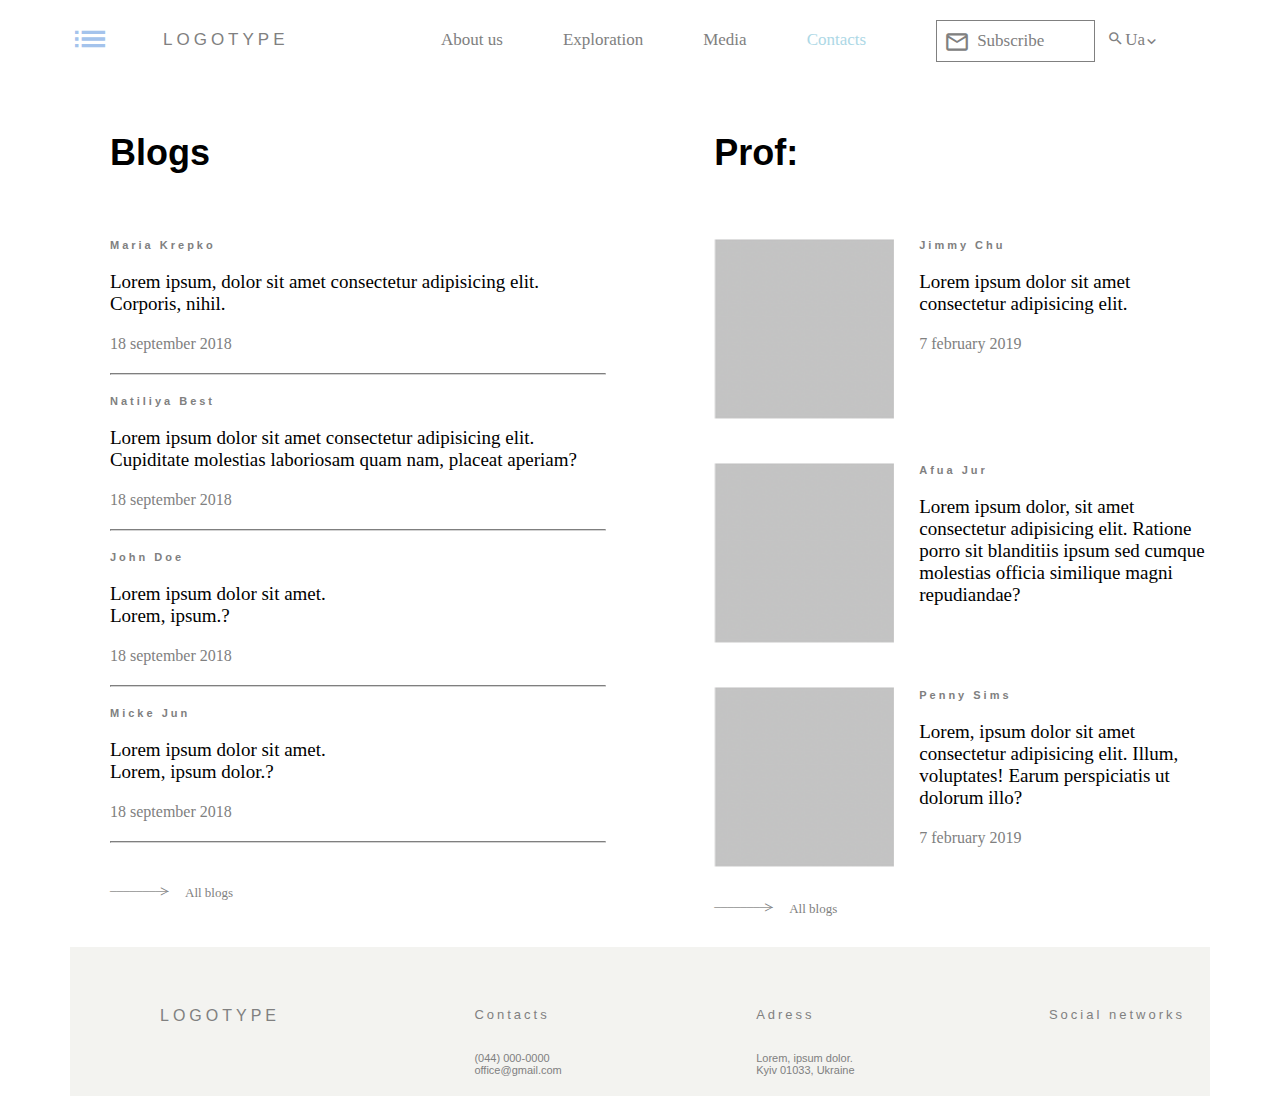
<file: landings/news-landing/index.html>
<!DOCTYPE html>
<html lang="en">
  <head>
    <meta charset="UTF-8" />
    <meta
      name="viewport"
      content="width=device-width, user-scalable=no, initial-scale=1.0, maximum-scale=1.0, minimum-scale=1.0"
    />
    <meta http-equiv="X-UA-Compatible" content="ie=edge" />
    <link rel="stylesheet" href="css/main.css" />
    <link
      href="https://fonts.googleapis.com/icon?family=Material+Icons"
      rel="stylesheet"
    />

    <title>News</title>
  </head>

  <body>
    <nav>
      <div class="navbar container">
        <div class="item1">
          <div class="icon"><span class="material-icons">list</span></div>
          <div class="logo"><a href="index.html">LOGOTYPE</a></div>
        </div>
        <div class="item2">
          <ul class="nav-links">
            <a href="#">
              <li>About us</li>
            </a>
            <a href="#">
              <li>Exploration</li>
            </a>
            <a href="#">
              <li>Media</li>
            </a>
            <a href="#">
              <li class="text-blue">Contacts</li>
            </a>
            <a class="bord" href="#">
              <li class="subscribe">Subscribe</li>
            </a>
            <a href="#">
              <li class="last">Ua</li>
            </a>
          </ul>
        </div>
      </div>
    </nav>
    <main class="container">
      <div class="main__items">
        <div class="main__item">
          <h2>Blogs</h2>
          <div class="section__media">
            <h4 class="author">Maria Krepko</h4>
            <h5 class="anons">
              Lorem ipsum, dolor sit amet consectetur adipisicing elit.
              Corporis, nihil.
            </h5>
            <p class="date">18 september 2018</p>
            <hr class="stripe" />
          </div>
          <div class="section__media">
            <h4 class="author">Natiliya Best</h4>
            <h5 class="anons">
              Lorem ipsum dolor sit amet consectetur adipisicing elit.
              Cupiditate molestias laboriosam quam nam, placeat aperiam?
            </h5>
            <p class="date">18 september 2018</p>
            <hr class="stripe" />
          </div>
          <div class="section__media">
            <h4 class="author">John Doe</h4>
            <h5 class="anons">
              Lorem ipsum dolor sit amet. <br />
              Lorem, ipsum.?
            </h5>
            <p class="date">18 september 2018</p>
            <hr class="stripe" />
          </div>
          <div class="section__media">
            <h4 class="author">Micke Jun</h4>
            <h5 class="anons">
              Lorem ipsum dolor sit amet. <br />
              Lorem, ipsum dolor.?
            </h5>
            <p class="date">18 september 2018</p>
            <hr class="stripe last__stripe" />
          </div>
          <p class="blogg__more">
            <a href=""
              ><span class="arrow__line">_________</span>
              <span class="blogg__link_text">All blogs</span></a
            >
          </p>
        </div>
        <div class="main__item">
          <h2>Prof:</h2>
          <div class="left_block_wrapper">
            <div class="images">
              <img src="images/photo.png" alt="" />
              <img src="images/photo.png" alt="" />
              <img src="images/photo.png" alt="" />
            </div>
            <div class="info__experts">
              <div class="section__experts">
                <h4 class="author author1">Jimmy Chu</h4>
                <h5 class="anons">
                  Lorem ipsum dolor sit amet consectetur adipisicing elit.
                </h5>
                <p class="date">7 february 2019</p>
              </div>
              <div class="section__experts">
                <h4 class="author">Afua Jur</h4>
                <h5 class="anons">
                  Lorem ipsum dolor, sit amet consectetur adipisicing elit.
                  Ratione porro sit blanditiis ipsum sed cumque molestias
                  officia similique magni repudiandae?
                </h5>
              </div>
              <div class="section__experts">
                <h4 class="author">Penny Sims</h4>
                <h5 class="anons">
                  Lorem, ipsum dolor sit amet consectetur adipisicing elit.
                  Illum, voluptates! Earum perspiciatis ut dolorum illo?
                </h5>
                <p class="date">7 february 2019</p>
              </div>
            </div>
          </div>
          <p class="blogg__more second__one">
            <a href=""
              ><span class="arrow__line">_________</span>
              <span class="blogg__link_text">All blogs</span></a
            >
          </p>
        </div>
      </div>
    </main>
    <footer class="container">
      <div class="footer__wrapper">
        <div class="footer__item">
          <span class="footer__logo"><a href="index.html">LOGOTYPE</a></span>
        </div>
        <div class="footer__item">
          <p class="footer__contacts">Contacts</p>
          <p class="footer__contacts_info">
            (044) 000-0000 <br />
            office@gmail.com
          </p>
        </div>
        <div class="footer__item">
          <p class="footer__adress">Adress</p>
          <p class="footer__adress_info">
            Lorem, ipsum dolor. <br />
            Kyiv 01033, Ukraine
          </p>
        </div>
        <div class="footer__item">
          <p class="footer__social">Social networks</p>
        </div>
      </div>
    </footer>
  </body>
</html>
</file>
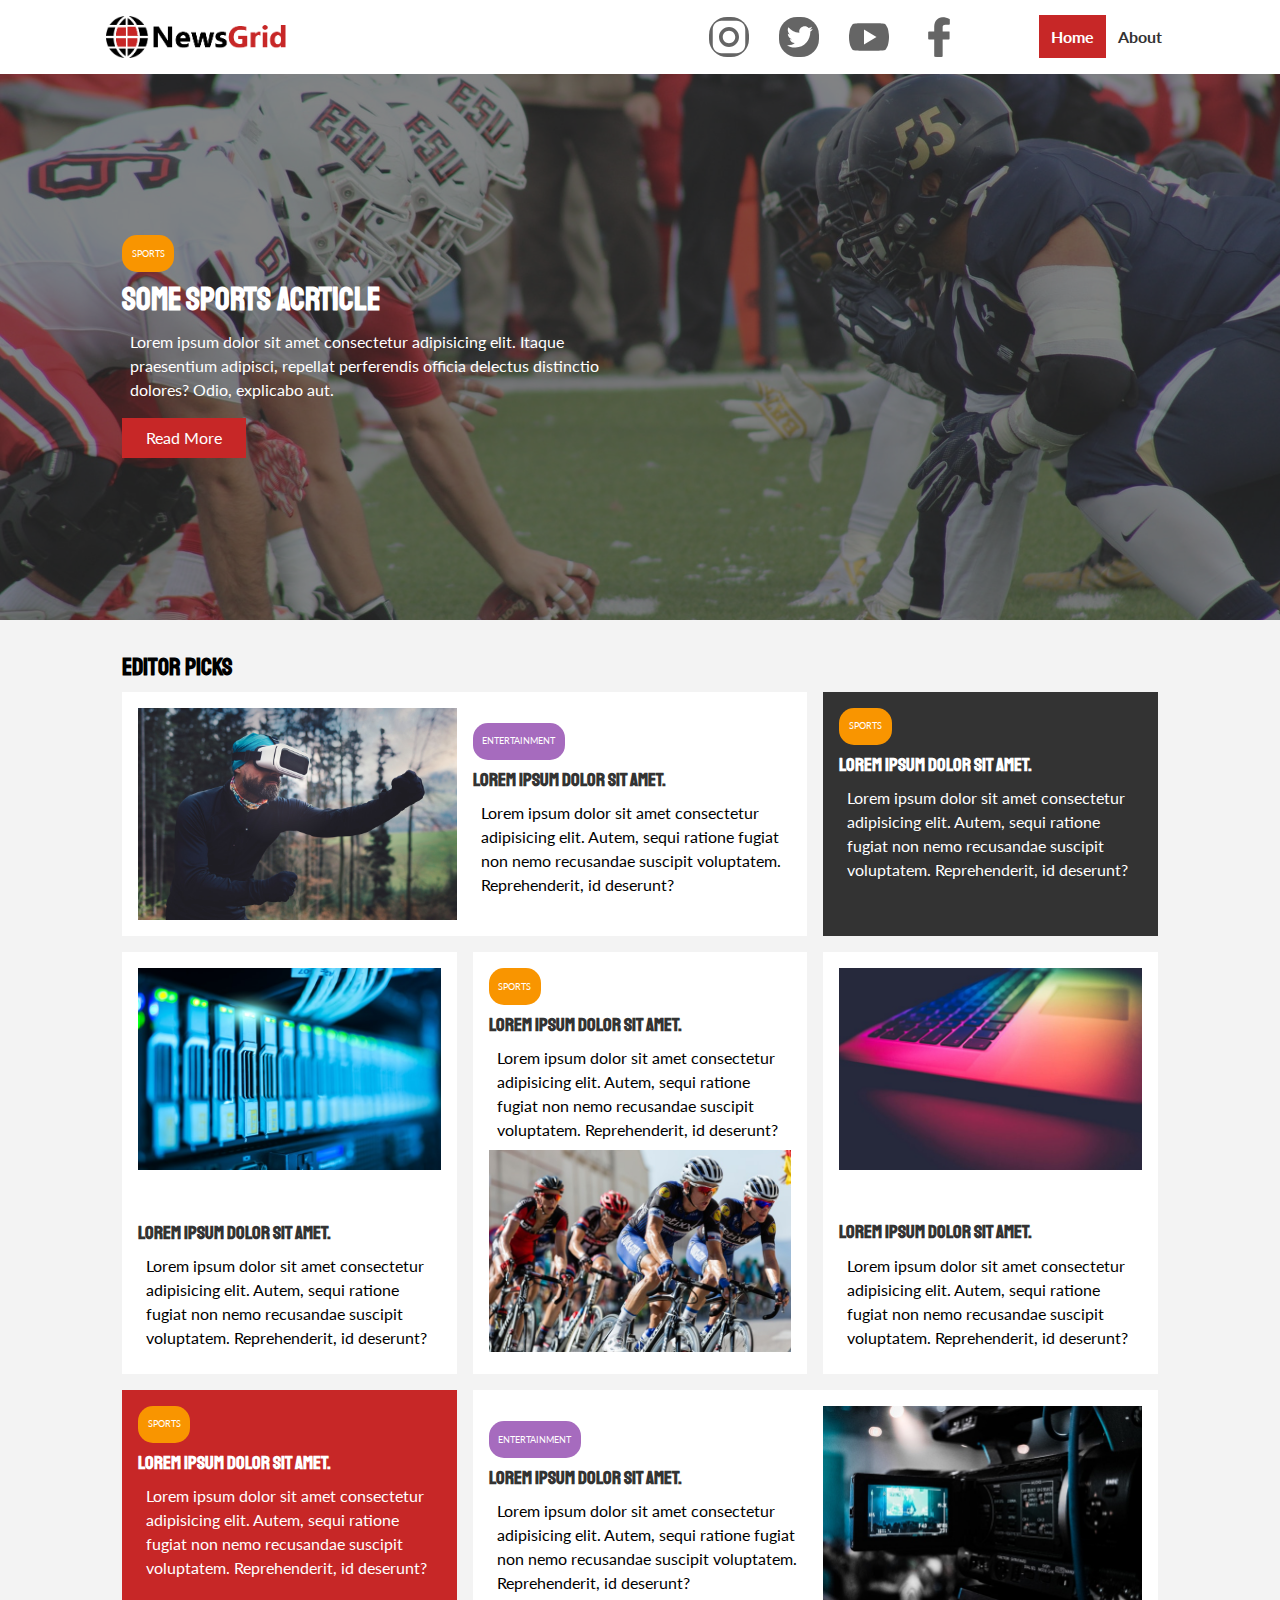
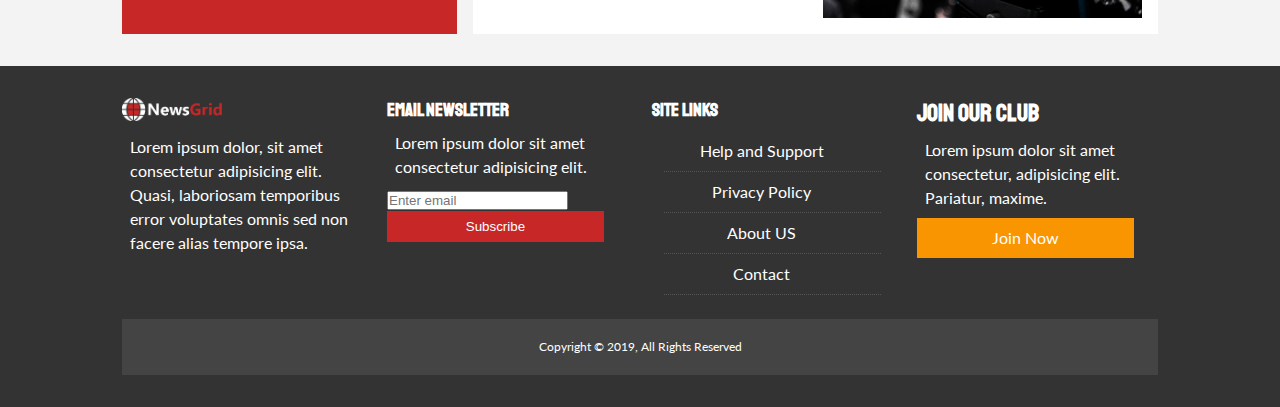
<file: landings/newsgrid-landing/index.html>
<!DOCTYPE html>
<html lang="en">
  <head>
    <meta charset="UTF-8" />
    <meta name="viewport" content="width=device-width, initial-scale=1.0" />
    <meta http-equiv="X-UA-Compatible" content="ie=edge" />
    <link
      rel="stylesheet"
      href="https://use.fontawesome.com/releases/v5.6.3/css/all.css"
      integrity="sha384-UHRtZLI+pbxtHCWp1t77Bi1L4ZtiqrqD80Kn4Z8NTSRyMA2Fd33n5dQ8lWUE00s/"
      crossorigin="anonymous"
    />
    <link
      href="https://fonts.googleapis.com/css?family=Lato|Staatliches"
      rel="stylesheet"
    />
    <link rel="stylesheet" href="css/style.css" />
    <link
      rel="stylesheet"
      media="screen and (max-width: 812px)"
      href="css/mobile.css"
    />
    <link rel="shortcut icon" type="image/x-icon" href="favicon.ico" />
    <title>News Grid | HOME</title>
  </head>

  <body>
    <!-- sprites -->
    <svg style="display: none">
      <symbol id="insta" viewBox="0 0 512 512">
        <g>
          <g>
            <path
              d="M352,0H160C71.648,0,0,71.648,0,160v192c0,88.352,71.648,160,160,160h192c88.352,0,160-71.648,160-160V160
                                        C512,71.648,440.352,0,352,0z M464,352c0,61.76-50.24,112-112,112H160c-61.76,0-112-50.24-112-112V160C48,98.24,98.24,48,160,48
                                        h192c61.76,0,112,50.24,112,112V352z"
            />
          </g>
        </g>
        <g>
          <g>
            <path
              d="M256,128c-70.688,0-128,57.312-128,128s57.312,128,128,128s128-57.312,128-128S326.688,128,256,128z M256,336
                                        c-44.096,0-80-35.904-80-80c0-44.128,35.904-80,80-80s80,35.872,80,80C336,300.096,300.096,336,256,336z"
            />
          </g>
        </g>
      </symbol>
      <symbol id="twit" viewBox="0 0 510 510">
        <g>
          <path
            d="M459,0H51C22.95,0,0,22.95,0,51v408c0,28.05,22.95,51,51,51h408c28.05,0,51-22.95,51-51V51C510,22.95,487.05,0,459,0z
                                     M400.35,186.15c-2.55,117.3-76.5,198.9-188.7,204C165.75,392.7,132.6,377.4,102,359.55c33.15,5.101,76.5-7.649,99.45-28.05
                                    c-33.15-2.55-53.55-20.4-63.75-48.45c10.2,2.55,20.4,0,28.05,0c-30.6-10.2-51-28.05-53.55-68.85c7.65,5.1,17.85,7.65,28.05,7.65
                                    c-22.95-12.75-38.25-61.2-20.4-91.8c33.15,35.7,73.95,66.3,140.25,71.4c-17.85-71.4,79.051-109.65,117.301-61.2
                                    c17.85-2.55,30.6-10.2,43.35-15.3c-5.1,17.85-15.3,28.05-28.05,38.25c12.75-2.55,25.5-5.1,35.7-10.2
                                    C425.85,165.75,413.1,175.95,400.35,186.15z"
          />
        </g>
      </symbol>
      <symbol id="youtube" viewBox="0 0 512 512">
        <g>
          <path
            d="M490.24,113.92c-13.888-24.704-28.96-29.248-59.648-30.976C399.936,80.864,322.848,80,256.064,80
                                c-66.912,0-144.032,0.864-174.656,2.912c-30.624,1.76-45.728,6.272-59.744,31.008C7.36,138.592,0,181.088,0,255.904
                                C0,255.968,0,256,0,256c0,0.064,0,0.096,0,0.096v0.064c0,74.496,7.36,117.312,21.664,141.728
                                c14.016,24.704,29.088,29.184,59.712,31.264C112.032,430.944,189.152,432,256.064,432c66.784,0,143.872-1.056,174.56-2.816
                                c30.688-2.08,45.76-6.56,59.648-31.264C504.704,373.504,512,330.688,512,256.192c0,0,0-0.096,0-0.16c0,0,0-0.064,0-0.096
                                C512,181.088,504.704,138.592,490.24,113.92z M192,352V160l160,96L192,352z"
          />
        </g>
      </symbol>
      <symbol id="facebook" viewBox="0 0 96.124 96.123">
        <g>
          <path
            d="M72.089,0.02L59.624,0C45.62,0,36.57,9.285,36.57,23.656v10.907H24.037c-1.083,0-1.96,0.878-1.96,1.961v15.803
                                c0,1.083,0.878,1.96,1.96,1.96h12.533v39.876c0,1.083,0.877,1.96,1.96,1.96h16.352c1.083,0,1.96-0.878,1.96-1.96V54.287h14.654
                                c1.083,0,1.96-0.877,1.96-1.96l0.006-15.803c0-0.52-0.207-1.018-0.574-1.386c-0.367-0.368-0.867-0.575-1.387-0.575H56.842v-9.246
                                c0-4.444,1.059-6.7,6.848-6.7l8.397-0.003c1.082,0,1.959-0.878,1.959-1.96V1.98C74.046,0.899,73.17,0.022,72.089,0.02z"
          />
        </g>
      </symbol>
    </svg>
    <div id="main-nav">
      <div class="container">
        <img src="img/logo.png" alt="NewsGrid" class="logo" />
        <div class="flex-container">
          <div class="social_item">
            <a href="https://www.instagram.com/" target="_blank">
              <svg class="icon icon_inst">
                <use xlink:href="#insta"></use>
              </svg>
            </a>
          </div>

          <div class="social_item">
            <a href="https://www.twitter.com/" target="_blank">
              <svg class="icon icon_twit">
                <use xlink:href="#twit"></use>
              </svg>
            </a>
          </div>

          <div class="social_item">
            <a href="https://www.youtube.com/" target="_blank">
              <svg class="icon icon_youtube">
                <use xlink:href="#youtube"></use>
              </svg>
            </a>
          </div>
          <div class="social_item">
            <a href="https://www.facebook.com/" target="_blank">
              <svg class="icon icon_facebook">
                <use xlink:href="#facebook"></use>
              </svg>
            </a>
          </div>
        </div>
        <ul>
          <li><a href="index.html" class="current">Home</a></li>
          <li><a href="about.html">About</a></li>
        </ul>
      </div>
    </div>
    <!-- showcase -->
    <header id="showcase">
      <div class="container">
        <div class="showcase-container">
          <div class="showcase-content">
            <div class="category category-sports">Sports</div>
            <h1>Some Sports Acrticle</h1>
            <p>
              Lorem ipsum dolor sit amet consectetur adipisicing elit. Itaque
              praesentium adipisci, repellat perferendis officia delectus
              distinctio dolores? Odio, explicabo aut.
            </p>
            <a href="article.html" class="btn btn-primary fix">Read More</a>
          </div>
        </div>
      </div>
    </header>
    <!-- Home Articles -->
    <div id="home-articles" class="py-2">
      <div class="container">
        <h2>Editor Picks</h2>
        <div class="articles-container">
          <article class="card">
            <img src="img/articles/ent1.jpg" alt="" />
            <div>
              <div class="category category-ent">Entertainment</div>
              <h3><a href="article.html">Lorem ipsum dolor sit amet.</a></h3>
              <p>
                Lorem ipsum dolor sit amet consectetur adipisicing elit. Autem,
                sequi ratione fugiat non nemo recusandae suscipit voluptatem.
                Reprehenderit, id deserunt?
              </p>
            </div>
          </article>
          <article class="card bg-dark">
            <div class="category category-sports">Sports</div>
            <h3><a href="article.html">Lorem ipsum dolor sit amet.</a></h3>
            <p>
              Lorem ipsum dolor sit amet consectetur adipisicing elit. Autem,
              sequi ratione fugiat non nemo recusandae suscipit voluptatem.
              Reprehenderit, id deserunt?
            </p>
          </article>
          <article class="card">
            <img src="img/articles/tech1.jpg" alt="" />
            <div class="category category-tech">Technologies</div>
            <h3><a href="article.html">Lorem ipsum dolor sit amet.</a></h3>
            <p>
              Lorem ipsum dolor sit amet consectetur adipisicing elit. Autem,
              sequi ratione fugiat non nemo recusandae suscipit voluptatem.
              Reprehenderit, id deserunt?
            </p>
          </article>
          <article class="card">
            <div class="category category-sports">Sports</div>
            <h3><a href="article.html">Lorem ipsum dolor sit amet.</a></h3>
            <p>
              Lorem ipsum dolor sit amet consectetur adipisicing elit. Autem,
              sequi ratione fugiat non nemo recusandae suscipit voluptatem.
              Reprehenderit, id deserunt?
            </p>
            <img src="img/articles/sports1.jpg" class="test" alt="" />
          </article>
          <article class="card">
            <img src="img/articles/tech2.jpg" alt="" />
            <div class="category category-tech">Technologies</div>
            <h3><a href="article.html">Lorem ipsum dolor sit amet.</a></h3>
            <p>
              Lorem ipsum dolor sit amet consectetur adipisicing elit. Autem,
              sequi ratione fugiat non nemo recusandae suscipit voluptatem.
              Reprehenderit, id deserunt?
            </p>
          </article>
          <article class="card bg-primary">
            <div class="category category-sports">Sports</div>
            <h3><a href="article.html">Lorem ipsum dolor sit amet.</a></h3>
            <p>
              Lorem ipsum dolor sit amet consectetur adipisicing elit. Autem,
              sequi ratione fugiat non nemo recusandae suscipit voluptatem.
              Reprehenderit, id deserunt?
            </p>
          </article>
          <article class="card">
            <div>
              <div class="category category-ent">Entertainment</div>
              <h3><a href="article.html">Lorem ipsum dolor sit amet.</a></h3>
              <p>
                Lorem ipsum dolor sit amet consectetur adipisicing elit. Autem,
                sequi ratione fugiat non nemo recusandae suscipit voluptatem.
                Reprehenderit, id deserunt?
              </p>
            </div>
            <img src="img/articles/ent2.jpg" alt="" />
          </article>
        </div>
      </div>
    </div>
    <!-- Footer -->
    <div id="main-footer" class="py-2">
      <div class="container footer-container">
        <div>
          <img src="img/logo_light.png" alt="" />
          <p>
            Lorem ipsum dolor, sit amet consectetur adipisicing elit. Quasi,
            laboriosam temporibus error voluptates omnis sed non facere alias
            tempore ipsa.
          </p>
        </div>
        <div>
          <h3>Email NewsLetter</h3>
          <p>Lorem ipsum dolor sit amet consectetur adipisicing elit.</p>
          <form name="contact" method="POST" data-netlify="true">
            <input type=" email" name="email" placeholder="Enter email" />
            <input type="submit" value="Subscribe" class="btn btn-primary" />
          </form>
        </div>
        <div>
          <h3>Site links</h3>
          <ul class="list">
            <li><a href="">Help and Support</a></li>
            <li><a href="">Privacy Policy</a></li>
            <li><a href="">About US</a></li>
            <li><a href="">Contact</a></li>
          </ul>
        </div>
        <div>
          <h2>Join Our Club</h2>
          <p>
            Lorem ipsum dolor sit amet consectetur, adipisicing elit. Pariatur,
            maxime.
          </p>
          <a href="#" class="btn btn-secondary">Join Now</a>
        </div>
        <div>
          <p>Copyright &copy; 2019, All Rights Reserved</p>
        </div>
      </div>
    </div>
  </body>
</html>
</file>
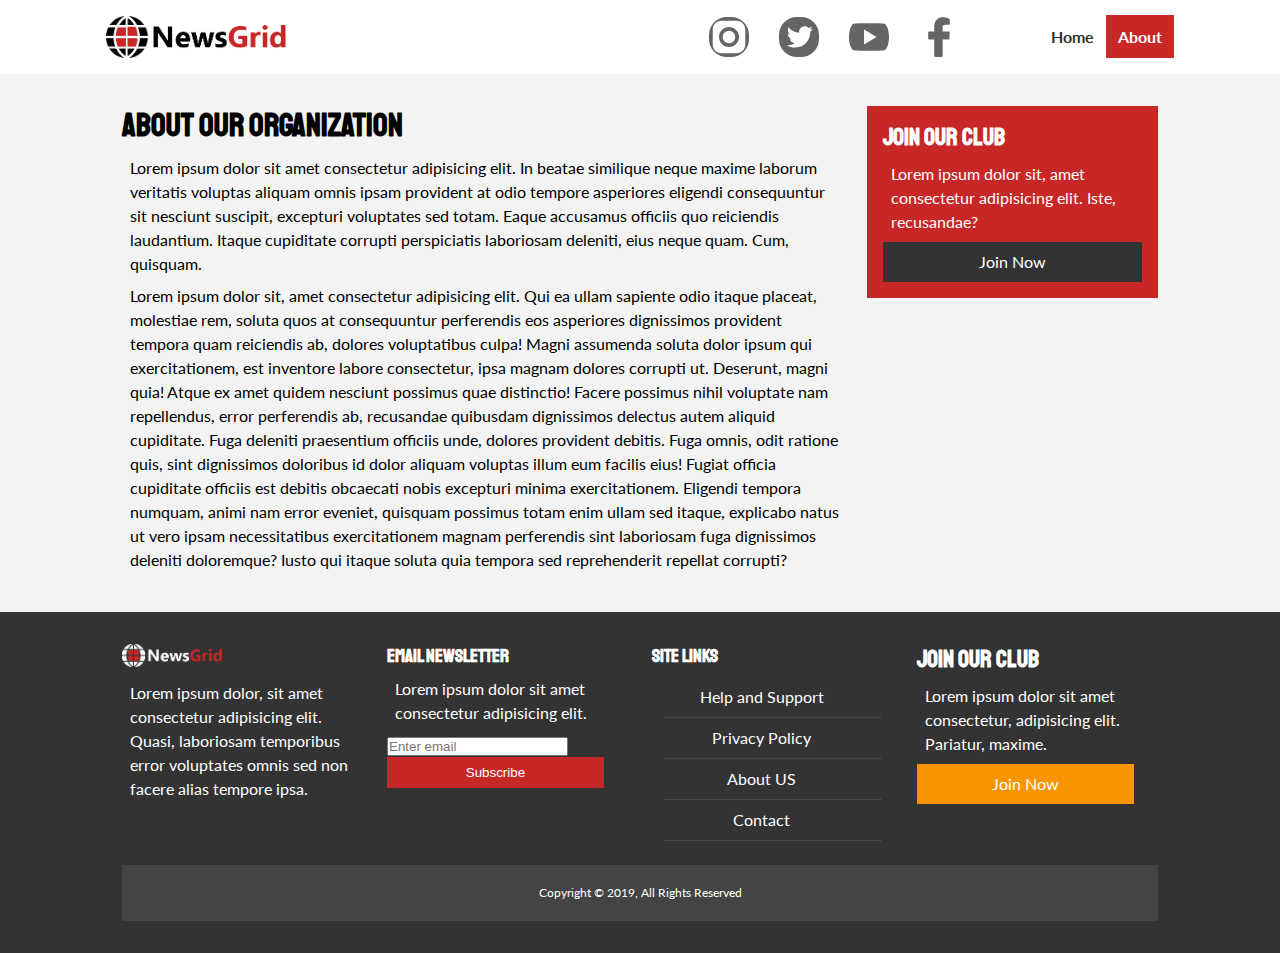
<file: landings/newsgrid-landing/about.html>
<!DOCTYPE html>
<html lang="en">

<head>
    <meta charset="UTF-8">
    <meta name="viewport" content="width=device-width, initial-scale=1.0">
    <meta http-equiv="X-UA-Compatible" content="ie=edge">
    <link rel="stylesheet" href="https://use.fontawesome.com/releases/v5.6.3/css/all.css"
        integrity="sha384-UHRtZLI+pbxtHCWp1t77Bi1L4ZtiqrqD80Kn4Z8NTSRyMA2Fd33n5dQ8lWUE00s/" crossorigin="anonymous">
    <link href="https://fonts.googleapis.com/css?family=Lato|Staatliches" rel="stylesheet">
    <link rel="stylesheet" href="css/style.css">
    <link rel="stylesheet" media="screen and (max-width: 768px)" href="css/mobile.css">
    <link rel="shortcut icon" type="image/x-icon" href="favicon.ico">
    <title>Home | About</title>
</head>

<body>
    <!-- sprites -->
    <svg style="display:none;">
        <symbol id="insta" viewBox="0 0 512 512">
            <g>
                <g>
                    <path d="M352,0H160C71.648,0,0,71.648,0,160v192c0,88.352,71.648,160,160,160h192c88.352,0,160-71.648,160-160V160
                                        C512,71.648,440.352,0,352,0z M464,352c0,61.76-50.24,112-112,112H160c-61.76,0-112-50.24-112-112V160C48,98.24,98.24,48,160,48
                                        h192c61.76,0,112,50.24,112,112V352z" />
                </g>
            </g>
            <g>
                <g>
                    <path
                        d="M256,128c-70.688,0-128,57.312-128,128s57.312,128,128,128s128-57.312,128-128S326.688,128,256,128z M256,336
                                        c-44.096,0-80-35.904-80-80c0-44.128,35.904-80,80-80s80,35.872,80,80C336,300.096,300.096,336,256,336z" />
                </g>
            </g>
        </symbol>
        <symbol id="twit" viewBox="0 0 510 510">
            <g>
                <path d="M459,0H51C22.95,0,0,22.95,0,51v408c0,28.05,22.95,51,51,51h408c28.05,0,51-22.95,51-51V51C510,22.95,487.05,0,459,0z
                                     M400.35,186.15c-2.55,117.3-76.5,198.9-188.7,204C165.75,392.7,132.6,377.4,102,359.55c33.15,5.101,76.5-7.649,99.45-28.05
                                    c-33.15-2.55-53.55-20.4-63.75-48.45c10.2,2.55,20.4,0,28.05,0c-30.6-10.2-51-28.05-53.55-68.85c7.65,5.1,17.85,7.65,28.05,7.65
                                    c-22.95-12.75-38.25-61.2-20.4-91.8c33.15,35.7,73.95,66.3,140.25,71.4c-17.85-71.4,79.051-109.65,117.301-61.2
                                    c17.85-2.55,30.6-10.2,43.35-15.3c-5.1,17.85-15.3,28.05-28.05,38.25c12.75-2.55,25.5-5.1,35.7-10.2
                                    C425.85,165.75,413.1,175.95,400.35,186.15z" />
            </g>
        </symbol>
        <symbol id="youtube" viewBox="0 0 512 512">
            <g>
                <path d="M490.24,113.92c-13.888-24.704-28.96-29.248-59.648-30.976C399.936,80.864,322.848,80,256.064,80
                                c-66.912,0-144.032,0.864-174.656,2.912c-30.624,1.76-45.728,6.272-59.744,31.008C7.36,138.592,0,181.088,0,255.904
                                C0,255.968,0,256,0,256c0,0.064,0,0.096,0,0.096v0.064c0,74.496,7.36,117.312,21.664,141.728
                                c14.016,24.704,29.088,29.184,59.712,31.264C112.032,430.944,189.152,432,256.064,432c66.784,0,143.872-1.056,174.56-2.816
                                c30.688-2.08,45.76-6.56,59.648-31.264C504.704,373.504,512,330.688,512,256.192c0,0,0-0.096,0-0.16c0,0,0-0.064,0-0.096
                                C512,181.088,504.704,138.592,490.24,113.92z M192,352V160l160,96L192,352z" />
            </g>
        </symbol>
        <symbol id="facebook" viewBox="0 0 96.124 96.123">
            <g>
                <path
                    d="M72.089,0.02L59.624,0C45.62,0,36.57,9.285,36.57,23.656v10.907H24.037c-1.083,0-1.96,0.878-1.96,1.961v15.803
                                c0,1.083,0.878,1.96,1.96,1.96h12.533v39.876c0,1.083,0.877,1.96,1.96,1.96h16.352c1.083,0,1.96-0.878,1.96-1.96V54.287h14.654
                                c1.083,0,1.96-0.877,1.96-1.96l0.006-15.803c0-0.52-0.207-1.018-0.574-1.386c-0.367-0.368-0.867-0.575-1.387-0.575H56.842v-9.246
                                c0-4.444,1.059-6.7,6.848-6.7l8.397-0.003c1.082,0,1.959-0.878,1.959-1.96V1.98C74.046,0.899,73.17,0.022,72.089,0.02z" />
            </g>
        </symbol>
    </svg>
    <div id="main-nav">
        <div class="container">
            <img src="img/logo.png" alt="NewsGrid" class="logo">
            <div class="flex-container">
                <div class="social_item">
                    <a href="https://www.instagram.com/" target="_blank">
                        <svg class="icon icon_inst">
                            <use xlink:href="#insta">
                            </use>
                        </svg>
                    </a>
                </div>

                <div class="social_item">
                    <a href="https://www.twitter.com/" target="_blank">
                        <svg class="icon icon_twit">
                            <use xlink:href="#twit">
                            </use>
                        </svg>
                    </a>
                </div>

                <div class="social_item">
                    <a href="https://www.youtube.com/" target="_blank">
                        <svg class="icon icon_youtube">
                            <use xlink:href="#youtube">
                            </use>
                        </svg>
                    </a>
                </div>
                <div class="social_item">
                    <a href="https://www.facebook.com/" target="_blank">
                        <svg class="icon icon_facebook">
                            <use xlink:href="#facebook">
                            </use>
                        </svg>
                    </a>
                </div>


            </div>
            <ul>
                <li><a href="index.html">Home</a></li>
                <li><a href="about.html" class="current">About</a></li>
            </ul>
        </div>
    </div>
    <!-- showcase -->
    <section id="about">
        <div class="container">
            <div class="page-container">
                <article clas="card">
                    <h1>About Our Organization</h1>
                    <p>Lorem ipsum dolor sit amet consectetur adipisicing elit. In beatae similique neque maxime laborum
                        veritatis voluptas aliquam omnis ipsam provident at odio tempore asperiores eligendi
                        consequuntur sit nesciunt suscipit, excepturi voluptates sed totam. Eaque accusamus officiis quo
                        reiciendis laudantium. Itaque cupiditate corrupti perspiciatis laboriosam deleniti, eius neque
                        quam. Cum, quisquam.</p>
                    <p>Lorem ipsum dolor sit, amet consectetur adipisicing elit. Qui ea ullam sapiente odio itaque
                        placeat, molestiae rem, soluta quos at consequuntur perferendis eos asperiores dignissimos
                        provident tempora quam reiciendis ab, dolores voluptatibus culpa! Magni assumenda soluta dolor
                        ipsum qui exercitationem, est inventore labore consectetur, ipsa magnam dolores corrupti ut.
                        Deserunt, magni quia! Atque ex amet quidem nesciunt possimus quae distinctio! Facere possimus
                        nihil voluptate nam repellendus, error perferendis ab, recusandae quibusdam dignissimos delectus
                        autem aliquid cupiditate. Fuga deleniti praesentium officiis unde, dolores provident debitis.
                        Fuga omnis, odit ratione quis, sint dignissimos doloribus id dolor aliquam voluptas illum eum
                        facilis eius! Fugiat officia cupiditate officiis est debitis obcaecati nobis excepturi minima
                        exercitationem. Eligendi tempora numquam, animi nam error eveniet, quisquam possimus totam enim
                        ullam sed itaque, explicabo natus ut vero ipsam necessitatibus exercitationem magnam perferendis
                        sint laboriosam fuga dignissimos deleniti doloremque? Iusto qui itaque soluta quia tempora sed
                        reprehenderit repellat corrupti?</p>
                </article>
                <aside class="card bg-primary">
                    <h2>Join Our Club</h2>
                    <p>Lorem ipsum dolor sit, amet consectetur adipisicing elit. Iste, recusandae?</p>
                    <a href="" class="btn btn-dark btn-block">Join Now</a>
                </aside>
            </div>
        </div>
    </section>
    <!-- Footer -->
    <div id="main-footer" class="py-2">
        <div class="container footer-container">
            <div>
                <img src="img/logo_light.png" alt="">
                <p>Lorem ipsum dolor, sit amet consectetur adipisicing elit. Quasi, laboriosam temporibus error
                    voluptates omnis sed non facere alias tempore ipsa.</p>
            </div>
            <div>
                <h3>Email NewsLetter</h3>
                <p>Lorem ipsum dolor sit amet consectetur adipisicing elit.</p>
                <form name="contact" method="POST" data-netlify="true">
                    <input type=" email" name="email" placeholder="Enter email">
                    <input type="submit" value="Subscribe" class="btn btn-primary">
                </form>
            </div>
            <div>
                <h3>Site links</h3>
                <ul class="list">
                    <li><a href="">Help and Support</a></li>
                    <li><a href="">Privacy Policy</a></li>
                    <li><a href="">About US</a></li>
                    <li><a href="">Contact</a></li>
                </ul>
            </div>
            <div>
                <h2>Join Our Club</h2>
                <p>Lorem ipsum dolor sit amet consectetur, adipisicing elit. Pariatur, maxime.</p>
                <a href="#" class="btn btn-secondary">Join Now</a>
            </div>
            <div>
                <p>
                    Copyright &copy; 2019, All Rights Reserved
                </p>
            </div>
        </div>
    </div>
</body>

</html>
</file>
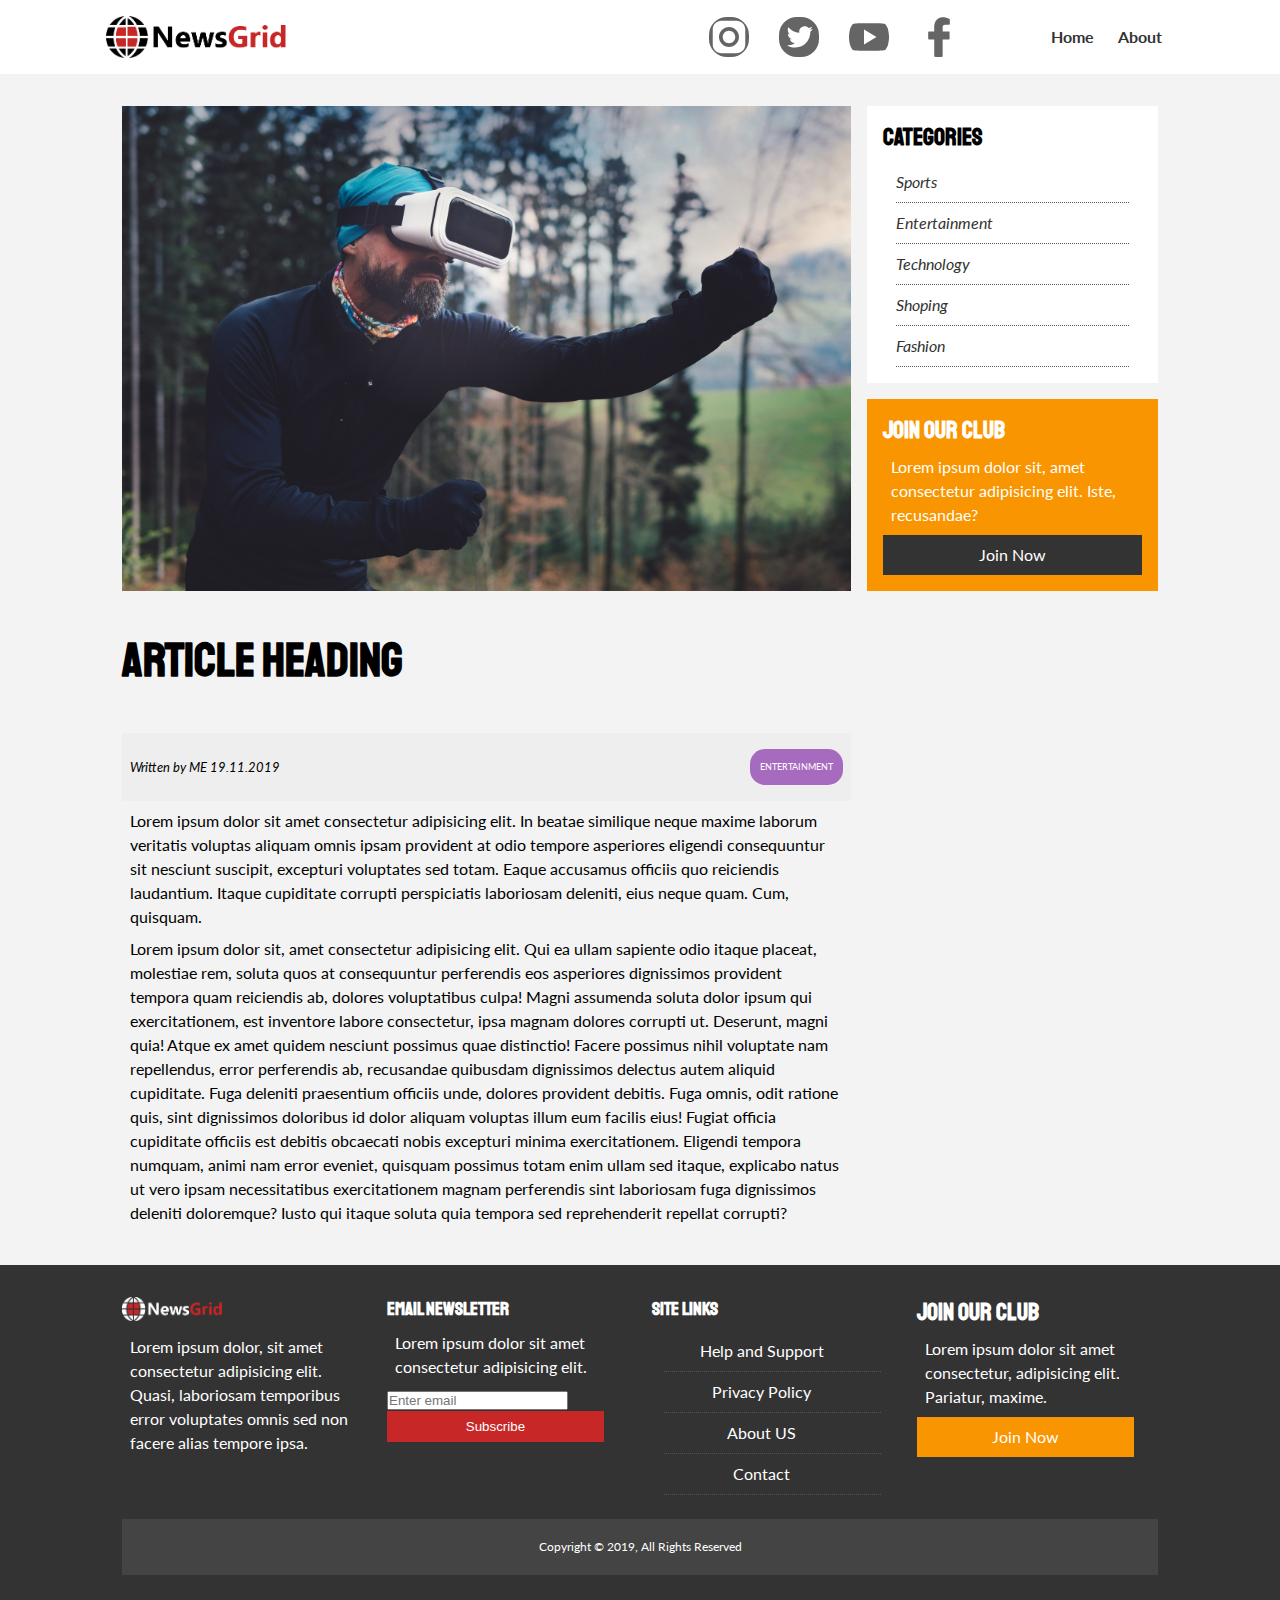
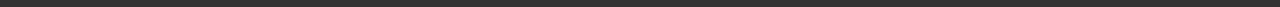
<file: landings/newsgrid-landing/article.html>
<!DOCTYPE html>
<html lang="en">

<head>
    <meta charset="UTF-8">
    <meta name="viewport" content="width=device-width, initial-scale=1.0">
    <meta http-equiv="X-UA-Compatible" content="ie=edge">
    <link rel="stylesheet" href="https://use.fontawesome.com/releases/v5.6.3/css/all.css"
        integrity="sha384-UHRtZLI+pbxtHCWp1t77Bi1L4ZtiqrqD80Kn4Z8NTSRyMA2Fd33n5dQ8lWUE00s/" crossorigin="anonymous">
    <link href="https://fonts.googleapis.com/css?family=Lato|Staatliches" rel="stylesheet">
    <link rel="stylesheet" href="css/style.css">
    <link rel="stylesheet" media="screen and (max-width: 768px)" href="css/mobile.css">
    <link rel="shortcut icon" type="image/x-icon" href="favicon.ico">
    <title>Home | Latest News</title>
</head>

<body>
    <!-- sprites -->
    <svg style="display:none;">
        <symbol id="insta" viewBox="0 0 512 512">
            <g>
                <g>
                    <path d="M352,0H160C71.648,0,0,71.648,0,160v192c0,88.352,71.648,160,160,160h192c88.352,0,160-71.648,160-160V160
                                        C512,71.648,440.352,0,352,0z M464,352c0,61.76-50.24,112-112,112H160c-61.76,0-112-50.24-112-112V160C48,98.24,98.24,48,160,48
                                        h192c61.76,0,112,50.24,112,112V352z" />
                </g>
            </g>
            <g>
                <g>
                    <path
                        d="M256,128c-70.688,0-128,57.312-128,128s57.312,128,128,128s128-57.312,128-128S326.688,128,256,128z M256,336
                                        c-44.096,0-80-35.904-80-80c0-44.128,35.904-80,80-80s80,35.872,80,80C336,300.096,300.096,336,256,336z" />
                </g>
            </g>
        </symbol>
        <symbol id="twit" viewBox="0 0 510 510">
            <g>
                <path d="M459,0H51C22.95,0,0,22.95,0,51v408c0,28.05,22.95,51,51,51h408c28.05,0,51-22.95,51-51V51C510,22.95,487.05,0,459,0z
                                     M400.35,186.15c-2.55,117.3-76.5,198.9-188.7,204C165.75,392.7,132.6,377.4,102,359.55c33.15,5.101,76.5-7.649,99.45-28.05
                                    c-33.15-2.55-53.55-20.4-63.75-48.45c10.2,2.55,20.4,0,28.05,0c-30.6-10.2-51-28.05-53.55-68.85c7.65,5.1,17.85,7.65,28.05,7.65
                                    c-22.95-12.75-38.25-61.2-20.4-91.8c33.15,35.7,73.95,66.3,140.25,71.4c-17.85-71.4,79.051-109.65,117.301-61.2
                                    c17.85-2.55,30.6-10.2,43.35-15.3c-5.1,17.85-15.3,28.05-28.05,38.25c12.75-2.55,25.5-5.1,35.7-10.2
                                    C425.85,165.75,413.1,175.95,400.35,186.15z" />
            </g>
        </symbol>
        <symbol id="youtube" viewBox="0 0 512 512">
            <g>
                <path d="M490.24,113.92c-13.888-24.704-28.96-29.248-59.648-30.976C399.936,80.864,322.848,80,256.064,80
                                c-66.912,0-144.032,0.864-174.656,2.912c-30.624,1.76-45.728,6.272-59.744,31.008C7.36,138.592,0,181.088,0,255.904
                                C0,255.968,0,256,0,256c0,0.064,0,0.096,0,0.096v0.064c0,74.496,7.36,117.312,21.664,141.728
                                c14.016,24.704,29.088,29.184,59.712,31.264C112.032,430.944,189.152,432,256.064,432c66.784,0,143.872-1.056,174.56-2.816
                                c30.688-2.08,45.76-6.56,59.648-31.264C504.704,373.504,512,330.688,512,256.192c0,0,0-0.096,0-0.16c0,0,0-0.064,0-0.096
                                C512,181.088,504.704,138.592,490.24,113.92z M192,352V160l160,96L192,352z" />
            </g>
        </symbol>
        <symbol id="facebook" viewBox="0 0 96.124 96.123">
            <g>
                <path
                    d="M72.089,0.02L59.624,0C45.62,0,36.57,9.285,36.57,23.656v10.907H24.037c-1.083,0-1.96,0.878-1.96,1.961v15.803
                                c0,1.083,0.878,1.96,1.96,1.96h12.533v39.876c0,1.083,0.877,1.96,1.96,1.96h16.352c1.083,0,1.96-0.878,1.96-1.96V54.287h14.654
                                c1.083,0,1.96-0.877,1.96-1.96l0.006-15.803c0-0.52-0.207-1.018-0.574-1.386c-0.367-0.368-0.867-0.575-1.387-0.575H56.842v-9.246
                                c0-4.444,1.059-6.7,6.848-6.7l8.397-0.003c1.082,0,1.959-0.878,1.959-1.96V1.98C74.046,0.899,73.17,0.022,72.089,0.02z" />
            </g>
        </symbol>
    </svg>
    <div id="main-nav">
        <div class="container">
            <img src="img/logo.png" alt="NewsGrid" class="logo">
            <div class="flex-container">
                <div class="social_item">
                    <a href="https://www.instagram.com/" target="_blank">
                        <svg class="icon icon_inst">
                            <use xlink:href="#insta">
                            </use>
                        </svg>
                    </a>
                </div>

                <div class="social_item">
                    <a href="https://www.twitter.com/" target="_blank">
                        <svg class="icon icon_twit">
                            <use xlink:href="#twit">
                            </use>
                        </svg>
                    </a>
                </div>

                <div class="social_item">
                    <a href="https://www.youtube.com/" target="_blank">
                        <svg class="icon icon_youtube">
                            <use xlink:href="#youtube">
                            </use>
                        </svg>
                    </a>
                </div>
                <div class="social_item">
                    <a href="https://www.facebook.com/" target="_blank">
                        <svg class="icon icon_facebook">
                            <use xlink:href="#facebook">
                            </use>
                        </svg>
                    </a>
                </div>


            </div>
            <ul>
                <li><a href="index.html">Home</a></li>
                <li><a href="about.html">About</a></li>
            </ul>
        </div>
    </div>
    <!-- showcase -->
    <section id="article">
        <div class="container">
            <div class="page-container">
                <article clas="card">
                    <img src="img/articles/ent1.jpg" alt="">
                    <h1 class="l-heading py-2">Article heading</h1>
                    <div class="meta">
                        <small>
                            <i class="fas fa-user">Written by ME 19.11.2019</i>
                        </small>
                        <div class="category category-ent">Entertainment</div>
                    </div>
                    <p>Lorem ipsum dolor sit amet consectetur adipisicing elit. In beatae similique neque maxime laborum
                        veritatis voluptas aliquam omnis ipsam provident at odio tempore asperiores eligendi
                        consequuntur sit nesciunt suscipit, excepturi voluptates sed totam. Eaque accusamus officiis quo
                        reiciendis laudantium. Itaque cupiditate corrupti perspiciatis laboriosam deleniti, eius neque
                        quam. Cum, quisquam.</p>
                    <p>Lorem ipsum dolor sit, amet consectetur adipisicing elit. Qui ea ullam sapiente odio itaque
                        placeat, molestiae rem, soluta quos at consequuntur perferendis eos asperiores dignissimos
                        provident tempora quam reiciendis ab, dolores voluptatibus culpa! Magni assumenda soluta dolor
                        ipsum qui exercitationem, est inventore labore consectetur, ipsa magnam dolores corrupti ut.
                        Deserunt, magni quia! Atque ex amet quidem nesciunt possimus quae distinctio! Facere possimus
                        nihil voluptate nam repellendus, error perferendis ab, recusandae quibusdam dignissimos delectus
                        autem aliquid cupiditate. Fuga deleniti praesentium officiis unde, dolores provident debitis.
                        Fuga omnis, odit ratione quis, sint dignissimos doloribus id dolor aliquam voluptas illum eum
                        facilis eius! Fugiat officia cupiditate officiis est debitis obcaecati nobis excepturi minima
                        exercitationem. Eligendi tempora numquam, animi nam error eveniet, quisquam possimus totam enim
                        ullam sed itaque, explicabo natus ut vero ipsam necessitatibus exercitationem magnam perferendis
                        sint laboriosam fuga dignissimos deleniti doloremque? Iusto qui itaque soluta quia tempora sed
                        reprehenderit repellat corrupti?</p>
                </article>


                <aside id="categories" class="card">
                    <h2>Categories</h2>
                    <ul class="list">
                        <li><a href="#"><i class="fas fa-chevron-right">Sports</i></a></li>
                        <li><a href="#"><i class="fas fa-chevron-right">Entertainment</i></a></li>
                        <li><a href="#"><i class="fas fa-chevron-right">Technology</i></a></li>
                        <li><a href="#"><i class="fas fa-chevron-right">Shoping</i></a></li>
                        <li><a href="#"><i class="fas fa-chevron-right">Fashion</i></a></li>
                    </ul>
                </aside>
                <aside class="card bg-secondary">
                    <h2>Join Our Club</h2>
                    <p>Lorem ipsum dolor sit, amet consectetur adipisicing elit. Iste, recusandae?</p>
                    <a href="" class="btn btn-dark btn-block">Join Now</a>
                </aside>

            </div>
        </div>
    </section>
    <!-- Footer -->
    <div id="main-footer" class="py-2">
        <div class="container footer-container">
            <div>
                <img src="img/logo_light.png" alt="">
                <p>Lorem ipsum dolor, sit amet consectetur adipisicing elit. Quasi, laboriosam temporibus error
                    voluptates omnis sed non facere alias tempore ipsa.</p>
            </div>
            <div>
                <h3>Email NewsLetter</h3>
                <p>Lorem ipsum dolor sit amet consectetur adipisicing elit.</p>
                <form name="contact" method="POST" data-netlify="true">
                    <input type=" email" name="email" placeholder="Enter email">
                    <input type="submit" value="Subscribe" class="btn btn-primary">
                </form>
            </div>
            <div>
                <h3>Site links</h3>
                <ul class="list">
                    <li><a href="">Help and Support</a></li>
                    <li><a href="">Privacy Policy</a></li>
                    <li><a href="">About US</a></li>
                    <li><a href="">Contact</a></li>
                </ul>
            </div>
            <div>
                <h2>Join Our Club</h2>
                <p>Lorem ipsum dolor sit amet consectetur, adipisicing elit. Pariatur, maxime.</p>
                <a href="#" class="btn btn-secondary">Join Now</a>
            </div>
            <div>
                <p>
                    Copyright &copy; 2019, All Rights Reserved
                </p>
            </div>
        </div>
    </div>
</body>

</html>
</file>
<file: features/timleline-cv-feature/style.css>
/* link makes good */
#timeline ul>li>div>p>a {
    text-decoration: none;
    color: var(--primary-color);
    transition: color 0.3s ease;
}

#timeline ul>li>div>p>a:hover {
    color: #fff;
}

:root {
    --primary-color: #485b84;
    --secondary-color: #5b7bb4;
    --max-width: 1100px;
}

* {
    margin: 0;
    padding: 0;
    box-sizing: border-box;
}

body {
    font: normal 1rem/1.5 'Arial', sans-serif;
    background: var(--primary-color);
    color: #fff;
    overflow-x: hidden;
    padding-bottom: 50px;
}

#main-header {
    background: var(--secondary-color);
    padding: 4rem 0;
}

.container {
    max-width: var(--max-width);
    margin: 0 auto;
    text-align: center;
}

h1 {
    font-size: 2.3rem;
}

#timeline ul {
    background-color: var(--primary-color);
    padding: 50px 0;

}

/* core */
#timeline ul li {
    list-style: none;
    position: relative;
    width: 6px;
    margin: 0 auto;
    padding-top: 50px;
    background: #fff;
}

#timeline ul li div {
    position: relative;
    /* border: 2px red solid; */
    bottom: 0;
    width: 400px;
    padding: 1rem;
    background-color: var(--secondary-color);
    transition: all 0.5s ease-in-out;
    visibility: hidden;
    opacity: 0;
}

/* Right side */
#timeline ul li:nth-child(odd) div {
    left: 40px;
    transform: translateX(200px);
}

/* left side */
#timeline ul li:nth-child(even) div {
    left: -434px;
    transform: translateX(-200px);
}

/* Dots */
#timeline ul li:after {
    content: '';
    position: absolute;
    left: 50%;
    bottom: 0;
    width: 25px;
    height: 25px;
    background-color: inherit;
    transform: translate(-50%);
    border-radius: 50%;
    transition: all 0.3s ease-in-out;
}

/* arrows */
#timeline div:before {
    position: absolute;
    content: '';
    height: 0px;
    width: 0px;
    bottom: 5px;
    border-style: solid;
}

#timeline ul li:nth-child(odd) div:before {
    left: -15px;
    border-width: 8px 30px 8px 0;
    border-color: transparent var(--secondary-color) transparent transparent;
}

#timeline ul li:nth-child(even) div:before {
    right: -15px;
    border-width: 8px 0 8px 30px;
    border-color: transparent transparent transparent var(--secondary-color);
}

#timeline ul li.show div {
    transform: none;
    visibility: visible;
    opacity: 1;
    background-color: var(--secondary-color);

}

#timeline ul li.show:after {
    background-color: var(--secondary-color);

}

@media(max-width:900px) {
    #timeline ul li div {
        width: 250px
    }

    #timeline ul li:nth-child(even) div {
        left: -284px;
    }
}

@media(max-width:600px) {
    #timeline ul li {
        margin-left: 20px;
    }

    #timeline ul li div {
        width: calc(100vw - 90px);
    }

    #timeline ul li:nth-child(even) div {
        left: 40px;
    }

    #timeline ul li:nth-child(even) div:before {
        left: -15px;
        border-width: 8px 30px 8px 0;
        border-color: transparent var(--secondary-color) transparent transparent;
    }
}
</file>
<file: landings/chatapp-landing/css/style.css>
@import url("https://fonts.googleapis.com/css?family=Lato:400,900");

/* utility classes */
* {
  padding: 0;
  margin: 0;
  box-sizing: border-box;
}

body {
  font-family: "Lato", sans-serif;
  color: #393939;
  font-weight: 400;
}

.container {
  max-width: 1100px;
  margin: auto;
  padding: 0 2rem;
}

/* header */
.showcase-content {
  background: url("../img/heading/fon.jpg") no-repeat;
  color: #fff;
  margin-bottom: 55px;
}

#nav ul li a:hover {
  color: black;
}

#nav .logo {
  font-size: 50px;
  color: #fff;
}

#nav {
  display: flex;
  flex-direction: row;
  justify-content: space-between;
  align-items: center;
  position: sticky;
  top: 0;
  z-index: 999;
  width: 100%;
  padding-right: 15px;
  padding-left: 15px;
  margin-right: auto;
  margin-left: auto;
  background: #d90646;
}

#nav ul {
  display: flex;
  flex-direction: row;
  height: inherit;
}

#nav ul li a {
  text-decoration: none;
  color: #fff;
}

#nav ul li {
  list-style: none;
  font-size: 18px;
  margin-left: 25px;
  margin-right: 25px;
}

/* showcase */
.showcase-content {
  display: flex;
  flex-direction: row;
  height: 700px;
}

.showcase-content .left {
  flex: 2;
  padding: 20px;
  margin-top: 150px;
}
.showcase-content .left h1 {
  font-size: 72px;
  margin-bottom: 15px;
}

.showcase-content .left p span {
  font-size: 27px;
  font-weight: 700;
}

.showcase-content .left p {
  font-size: 20px;
  margin-bottom: 120px;
}

.showcase-content .right {
  flex: 1;
  padding: 12px;
  margin-top: 50px;
}

.showcase-content .right img {
  height: 700px;
}

.showcase-content .left .btn {
  text-decoration: none;
  font-size: 18px;
  color: #b64042;
  background: #fff;
  padding: 10px 40px;
  border-radius: 20px;
}

.showcase-content .left .btn:hover {
  color: #800329;
  background: black;
}

/* section_one */
.content_one {
  display: flex;
  flex-direction: row;
  align-items: center;
}

.first .container .content_one .left {
  position: relative;
  height: 602px;
  flex: 1.5;
}

.first .content_one .right {
  flex: 1;
}

.first .content_one .right h1 {
  color: #363636;
  font-size: 44px;
  margin-bottom: 25px;
}

.first .content_one .right p {
  color: #909090;
  text-align: left;
  line-height: 1.4rem;
}

.first .content_one .right h1 span {
  color: #e32638;
  font-size: 60px;
}

.first .content_one .ph_1 {
  position: absolute;
  top: 0px;
  left: 0px;
  height: 602px;
}

.first .content_one .ph_2 {
  position: absolute;
  top: 110px;
  left: 160px;
  height: 602px;
}

/* Section two */
.content_two {
  display: flex;
  flex-direction: row;
  align-items: center;
}

.second .container .content_two .left {
  position: relative;
  height: 660px;
  flex: 1.5;
}

.second .content_two .right {
  flex: 1;
}

.second .content_two .right h1 {
  color: #363636;
  font-size: 44px;
  margin-bottom: 25px;
}

.second .content_two .right p {
  color: #909090;
  text-align: left;
  line-height: 1.4rem;
}

.second .content_two .right h1 span {
  color: #e32638;
  font-size: 60px;
}

.second .content_two .ph_1 {
  position: absolute;
  top: 0px;
  right: 0px;
  height: 602px;
}

.second .content_two .ph_2 {
  position: absolute;
  top: 110px;
  right: 160px;
  height: 500px;
}

.second {
  padding: 10px 0px 40px 0px;
  border-bottom: #d1c4c4 1px solid;
}

/* third */
.third {
  margin-bottom: 100px;
}

.flex_out {
  display: flex;
  flex-direction: column;
}

.third .flex_out h1 {
  color: #363636;
  font-size: 44px;
  text-align: center;
  padding: 60px;
}

.third .flex_out .items {
  display: flex;
  justify-content: center;
  align-items: flex-end;
}

.third .flex_out h1 span {
  color: #e32638;
  font-size: 60px;
}

.third .flex_out span {
  color: #e32638;
  font-size: 15px;
}

.third .flex_out .blox_text {
  border: 1px solid #e0e0e0e0;
  margin: 15px 15px 0 15px;
  padding: 20px;
  text-align: left;
  line-height: 1.4rem;
}

.third .flex_out .blox_text p {
  color: #999999;
  font-size: 15px;
}

.third .flex_out .blox_text p:first-child {
  margin-bottom: 20px;
}

.third .flex_out .items .blocks:nth-child(2) .blox_text {
  box-shadow: 0 25px 25px rgba(0, 0, 0, 0.5);
  position: relative;
  margin-bottom: 55px;
}

img {
  margin: 15px;
}

.info {
  display: inline-block;
}

.lower {
  display: flex;
  flex-direction: row;
  align-items: center;
}

/* section four */
.four {
  position: relative;
  width: 100%;
  height: 518px;
  margin-top: 150px;
  margin-bottom: 160px;
  background: linear-gradient(to bottom, #d90646, #eb3f2d);
}

.four .flex_container {
  display: -ms-flexbox;
  display: flex;
  -ms-flex-wrap: wrap;
  flex-wrap: wrap;
  margin-right: -15px;
  margin-left: -15px;
  height: 518px;
  flex-direction: column;
  justify-content: space-between;
  align-items: center;
  /* position: absolute; */
}

.four .large {
  position: relative;
}

.centr {
  position: absolute;
  top: -98px;
  vertical-align: middle;
  margin-left: auto;
  margin-right: auto;
  left: 0;
  right: 0;
}

.four .items {
  display: flex;
  flex-direction: row;
  justify-content: center;
  align-items: center;
}

.four .items {
  width: 200px;
  height: 200px;
  margin: 25px;
}

.four .items:nth-child(1) .box {
  text-align: left;
}

.four .items:nth-child(2) .box {
  text-align: left;
}

.four .items:nth-child(4) .box {
  text-align: right;
}

.four .items:nth-child(5) .box {
  text-align: right;
}

.opacity {
  position: absolute;
  top: 0px;
  vertical-align: middle;
  margin-left: auto;
  margin-right: auto;
  left: 0;
  right: 14px;
  opacity: 0.8;
  z-index: 3;
  height: 520px;
  width: 290px;
  background: black;
}

.play {
  position: absolute;
  top: 215px;
  vertical-align: middle;
  margin-left: auto;
  margin-right: auto;
  left: 0;
  right: 0;
  bottom: 0;
  z-index: 5;
}

/* SUBSCRIBE SECTION */
.subscribe {
  margin-top: 100px 0;
  border-bottom: #d1c4c4 1px solid;
  padding-bottom: 100px;
}

.subscribe h1 {
  margin-bottom: 35px;
  font-size: 60px;
  color: #363636;
  text-align: center;
}

.subscribe h1 span {
  font-size: 60px;
  color: #e32638;
}

.subscribe p {
  text-align: center;
  margin-bottom: 35px;
}
.form {
  text-align: center;
}

.subscribe .btn {
  text-decoration: none;
  font-size: 18px;
  color: #fff;
  background: linear-gradient(to bottom, #d90646, #eb3f2d);
  padding: 10px 40px;
  border-radius: 20px;
}

.subscribe .btn:hover {
  color: #800329;
  background: black;
}

#subscribeInput {
  border-radius: 10px 10px 10px 10px;
  color: #fff;
  height: 50px;
  width: 100px;
  background: #f8f8f8;
  border: 0px;
  padding: 0px 190px 0px 28px;
  display: block;
  width: 600px;
  margin: 0 auto;
  position: relative;
}

.subscribeForm {
  width: 600px;
  margin: 0 auto;
  position: relative;
}

.form-control {
  display: block;
  height: calc(2.25rem + 2px);
  padding: 0.375rem 0.75rem;
  font-size: 1rem;
  line-height: 1.5;
  color: #495057;
  background-color: #fff;
  background-clip: padding-box;
  border: 1px solid #ced4da;
  border-radius: 0.25rem;
  transition: border-color 0.15s ease-in-out, box-shadow 0.15s ease-in-out;
}

.subscribeBtn {
  position: absolute;
  border-radius: 50px;
  height: 50px;
  width: 180px;
  color: white;
  border: 0px;
  right: 0px;
  top: 0px;
  background: linear-gradient(to bottom, #d90646, #eb3f2d);
}

/* download */
.downloadSection {
  border-bottom: #d1c4c4 1px solid;
}

.downloadLogo {
  text-align: center;
}

.downloadSection h2 {
  font-size: 60px;
  text-align: center;
  margin-bottom: 35px;
}

.downloadSection h2 span {
  font-size: 60px;
  color: red;
}

.downloadSection p {
  text-align: center;
  margin-bottom: 35px;
}

.downloadSection {
  padding: 80px 0;
}

.text-center {
  text-align: center;
  margin-bottom: 35px;
}

.flex_fot {
  display: flex;
  flex-direction: row;
  justify-content: space-between;
  align-items: center;
}

.flex_fot .left .nav-fot {
  display: flex;
  flex-direction: row;
  justify-content: center;
  align-items: center;
}

.nav-fot li {
  list-style: none;
  margin: 15px 25px;
  color: #fff;
}

.nav-fot li a {
  text-decoration: none;
  color: #686868;
}

.right li {
  list-style: none;
}

footer {
  margin-bottom: 20px;
}

.nav-fot li a:hover {
  color: red;
}
</file>
<file: landings/lawyer-agency-landing/style.css>
* {
  box-sizing: border-box;
  margin: 0;
  padding: 0;
}

a {
  text-decoration: none;
}

/* Utility Classes */
.container {
  max-width: 1100px;
  margin: auto;
  padding: 0 2rem;
  overflow: hidden;
}

.text-center {
  text-align: center;
}

/* navbar */
header {
  background: rgb(226, 226, 226);
  color: rgb(0, 0, 0);
}

#navbar h1 {
  padding: 8px;
  background: rgb(190, 189, 189);
}

.text-primary {
  color: rgb(77, 53, 3);
}

#navbar {
  display: flex;
  flex-wrap: wrap;
  padding: 1rem;
  align-items: center;
}

#navbar ul {
  display: flex;
  flex-wrap: wrap;
  align-items: center;
  justify-content: space-between;
  list-style: none;
}

#navbar ul li {
  color: inherit;
  padding: 5px;
  margin: 0 0.5rem;
}

#navbar ul li a:hover {
  border-radius: 5px;
}

.numbers {
  margin: 0 10px;
}

.number__item {
  display: flex;
  flex-wrap: wrap;
  padding: 5px;
}

.btn {
  display: inline-block;
  color: #333;
  background: transparent;
  padding: 0.5rem 2rem;
  border: 1px solid #333;
  border-radius: 5px;
  margin: 15px;
}

.showcase {
  background: rgb(190, 189, 189);
}

.block {
  display: flex;
  flex-wrap: wrap;
  flex-direction: column;
  justify-content: center;
  align-items: center;
  text-align: center;
  height: 400px;
}

.specialites {
  background: rgb(82, 82, 82);
  display: flex;
  flex-wrap: wrap;
  justify-content: space-between;
}

.raiting {
  margin-left: 25px;
  display: inline-block;
  padding: 2px 6px;
}

.icon {
  display: inline-block;
  padding: 2px 6px;
}

.p-1 {
  padding: 15px;
}

.spec__item {
  padding: 20px 10px;
}

.showcase {
  position: relative;
  z-index: 0;
}

.secondShow {
  position: relative;
  z-index: 5;
  top: -50px;
}

.picture {
  margin: 0 auto;
  height: 150px;
  width: 150px;
  border-radius: 50%;
  background: rgb(190, 189, 189);
  margin-bottom: 10px;
}

.info__item {
  display: flex;
  flex-direction: column;
  align-self: stretch;
  max-width: 200px;
}

.info__item p {
  flex: 1;
}

.info__item h4 {
  padding: 8px 0;
}

.info__item h5 {
  padding: 8px 0;
}

.info {
  display: flex;
  justify-content: center;
  align-items: center;
  flex: 1;
}

.info__item {
  margin: 10px 15px 25px 15px;
}

footer {
  background: rgb(31, 29, 29);
  color: #fff;
}

@media (max-width: 740px) {
  .info {
    flex-wrap: wrap;
  }
  .numbers {
    display: none;
  }
}
</file>
<file: landings/news-landing/css/main.css>
* {
  margin: 0;
  padding: 0;
  box-sizing: border-box;
  color: gray;
}

.container {
  max-width: 1170px;
  margin: 0 auto;
  padding: 0 15px;
}

nav {
  width: 100%;
  padding: 20px;
}

.navbar {
  display: flex;
  justify-content: space-between;
  flex-wrap: wrap;
  font-size: 17px;
}

.logo a {
  text-decoration: none;
  font-family: 'Raleway', sans-serif;
  letter-spacing: 4px;
}

.nav-links {
  display: flex;
  list-style: none;
  flex-wrap: wrap;
}

.nav-links li {
  padding: 10px;
}

.nav-links li {
  margin-right: 40px;
}

.nav-links a {
  text-decoration: none;
}

li.subscribe {
  position: relative;
  padding-left: 40px;
}

.subscribe:before {
  font-family: "Material Icons";
  content: "mail_outline";
  margin-right: 15px;
  position: absolute;
  top: 8px;
  left: 7px;
  font-size: 26px;
}

li.last {
  padding-right: 25px;
  position: relative;
}

.last:after {
  font-family: "Material Icons";
  content: "expand_more";
  position: absolute;
  top: 13px;
  right: 10px;
}

.last:before {
  font-family: "Material Icons";
  content: "search";
  position: absolute;
  left: -8px;
}


.bord {
  color: rgb(164, 195, 236);
  border: 1px solid gray;
  margin: 0 20px;
}

.icon-search .material-icons {
  font-size: 20px;
}

.item1 {
  position: relative;
}

.icon {
  position: absolute;
  top: -1px;
  cursor: pointer;
}

.icon .material-icons {
  font-size: 40px;
  color: rgb(164, 195, 236);
}

.logo {
  margin-left: 83px;
  padding: 10px;
}


.drop-down {
  position: absolute;
  top: 30px;
  left: 2px;
  display: none;
  transition: display 1s linear;
}

.drop-down ul {
  list-style: none;
}

.drop-down ul li {
  font-size: 12px;
  color: gray;
}

li.last div.drop-down ul li {
  border-color: white;
}

.main__items {
  margin-top: 50px;
  display: flex;
  flex-direction: row;
  justify-content: space-between;
  flex-wrap: wrap;
}

.date {
  margin: 10px 0;
}

.main__item {
  width: 47%;
  padding-left: 40px;
  margin-bottom: 30px;
  min-width: 350px;
}

.main__items h2 {
  font-family: 'Montserrat', sans-serif;
  font-size: 36px;
  color: black;
  margin-bottom: 65px;
}

.section__media h4.author,
.section__media .anons,
.section__media .date,
.section__media hr.stripe {
  margin-bottom: 20px;
}

h4.author {
  letter-spacing: 3px;
  font-size: 11px;
  font-family: 'Montserrat', sans-serif;
}

hr.stripe {
  border-width: 1.1px;
  border-color: lightgray;
  background: lightgray;
}

.anons {
  color: black;
  font-weight: 500;
  font-size: 19px;
}

.blogg__link_text a {
  border: none;
  text-decoration: none;
}

.blogg__more {
  position: relative;
  padding-left: 75px;
  margin-top: 40px;
}

.blogg__more a {

  text-decoration: none;
  font-size: 13px;
}

.text-blue {
  color: lightblue;

}

.blogg__more a .arrow__line {
  position: absolute;
  left: 0;
  top: -5px;
}

.blogg__more:before {
  content: '>';
  position: absolute;
  left: 50px;
}

.images img {
  height: 180px;
  width: 180px;
  display: inline-block;
  margin-bottom: 40px;
}

.section__experts {
  height: 225px;
  margin-left: 25px;
}

.left_block_wrapper {
  display: flex;
}

.section__experts .author {
  margin-bottom: 20px;
}

.section__experts .anons {
  margin-bottom: 20px;
}

p.second__one {
  margin-top: -15px;
}

.footer__wrapper {
  display: flex;
  justify-content: space-between;
  background: #f3f3f0;
  padding: 60px 25px 20px 90px;
}

.footer__logo a {
  text-decoration: none;
  font-family: 'Raleway', sans-serif;
  letter-spacing: 4px;
}

.footer__contacts,
.footer__adress,
.footer__social {
  letter-spacing: 3px;
  font-size: 13px;
  font-family: 'Montserrat', sans-serif;
  margin-bottom: 30px;
}

.footer__studio,
.footer__adress_info,
.footer__contacts_info {
  font-size: 11px;
  font-family: 'Montserrat', sans-serif;
}

.svg__item {
  width: 20px;
  height: 20px;
  border: none;
  margin-right: 40px;
}

.footer__icons {
  margin-bottom: 10px;
}
</file>
<file: landings/newsgrid-landing/css/style.css>
:root {
    --primary-color: #c72727;
    --secondary-color: #f99500;
    --light-color: #f3f3f3;
    --dark-color: #333;
    --max-width: 1100px;
}

.category {
    --sports-color: #f99500;
    --ent-color: #a66bbe;
    --tech-color: #009cff;
}

* {
    padding: 0;
    margin: 0;
    box-sizing: border-box;
}

body {
    font-family: "Lato", sans-serif;
    line-height: 1.5rem;
    background: var(--light-color);
}

a {
    color: #333;
    text-decoration: none;
}

ul {
    list-style-type: none;

}

img {
    width: 100%;
}

h1,
h2,
h3,
h4,
h5,
h6 {
    font-family: "Staatliches", cursive;
    margin-bottom: .55rem;
    line-height: 1.3;
}


/* Utility */
.container {
    max-width: var(--max-width);
    margin: auto;
    padding: 0 2rem;
    overflow: hidden;
}

.l-heading {
    font-size: 3rem;
}

/*Navigation менюшечка в топе */
#main-nav .container {
    display: grid;
    grid-template-columns: 6fr 3fr 2fr;
    padding: 1rem;
    align-items: center;
}

#main-nav {
    background-color: #fff;
    position: sticky;
    top: 0;
    z-index: 2;
}

#main-nav .logo {
    width: 180px;
}

#main-nav ul {
    display: flex;
    justify-content: flex-end;
}

#main-nav ul li a {
    padding: 0.75rem;
    font-weight: bold;
    transition: all .3s ease;
}

#main-nav ul li a.current {
    background: var(--primary-color);
    color: #fff;
}


#main-nav ul li a:hover {
    background: var(--light-color);
    color: var(--dark-color);
}

#main-nav .social {
    display: flex;
    justify-content: center;
}

#main-nav .social i {
    color: #777;
    margin-right: .5rem;
}

/* Showcase  */
#showcase {
    color: #ffff;
    background: #333;
    padding: 3rem;
    position: relative;
}

#showcase:before {
    content: '';
    background: url(../img/featured.jpg) no-repeat center center/cover;
    position: absolute;
    top: 0;
    left: 0;
    height: 100%;
    width: 100%;
    opacity: 0.4;
}

#showcase .showcase-container {
    display: grid;
    grid-template-columns: repeat(2, 1fr);
    align-items: center;
    justify-content: center;
    height: 50vh;
}

#showcase .showcase-content {
    z-index: 1;
}

#showcase .showcase-content p {
    margin-bottom: 1rem;
}

.category {
    display: inline-block;
    color: #fff;
    font-size: 0.55rem;
    text-transform: uppercase;
    padding: 0.4rem 0.6rem;
    border-radius: 15px;
    margin-bottom: 0.5rem;
}

.category-sports {
    background: var(--sports-color);
}

.category-ent {
    background: var(--ent-color);
}

.category-tech {
    background: var(--sports-tech);
}

.btn {
    display: inline-block;
    border: none;
    background: var(--dark-color);
    color: #fff;
    padding: 0.5rem 1.5rem;
}

.btn-light {
    background: var(--light-color);
}

.btn-primary {
    background: var(--primary-color);
}

.btn-secondary {
    background: var(--secondary-color);
}

.btn:hover {
    opacity: 0.9;
}

.btn-block {
    display: block;
    width: 100%;
    text-align: center;
}

.card {
    background: #fff;
    padding: 1rem;
}

/* hoome articles */
#home-articles .articles-container {
    display: grid;
    grid-template-columns: repeat(3, 1fr);
    grid-gap: 1rem;
}

#home-articles .articles-container>*:first-child {
    display: grid;
    grid-template-columns: repeat(2, 1fr);
    grid-gap: 1rem;
    grid-column: 1/ span 2;
    align-items: center;
}

#home-articles .articles-container>*:last-child {
    display: grid;
    grid-template-columns: repeat(2, 1fr);
    grid-gap: 1rem;
    grid-column: 2/ span 2;
    align-items: center;
}

.bg-dark {
    background: var(--dark-color);
    color: #fff;
}

.bg-primary {
    background: var(--primary-color);
    color: #fff;
}

.bg-secondary {
    background: var(--secondary-color);
    color: #fff;
}

.py-1 {
    padding: 1.5rem 0;
}

.py-2 {
    padding: 2rem 0;
}

.py-3 {
    padding: 3rem 0;
}

.p-1 {
    padding: 1.5rem;
}

.p-2 {
    padding: 2rem;
}

.p-3 {
    padding: 3rem;
}

.bg-dark h1,
.bg-dark h2,
.bg-dark h3,
.bg-dark a,
.bg-primary h1,
.bg-primary h2,
.bg-primary h3,
.bg-primary a,
.bg-secondary h1,
.bg-secondary h2,
.bg-secondary h3,
.bg-secondary a {
    color: #fff;
}

/* footer */
#main-footer {
    background: var(--dark-color);
    color: #fff;
}

#main-footer img {
    width: 100px;
}

#main-footer a {
    color: #fff;
}

#main-footer .footer-container {
    display: grid;
    grid-template-columns: repeat(4, 1fr);
    grid-gap: 1.5rem;
}

#main-footer .footer-container>*:last-child {
    background: #444;
    grid-column: 1/ span 4;
    padding: .5rem;
    text-align: center;
    font-size: 0.75rem;
}

#main-footer .footer-container input[type="email"] {
    width: 90%;
    padding: 0.5rem;
    margin-bottom: 0.5rem;
}

#main-footer .footer-container input[type="submit"] {
    width: 90%;
}

p {
    margin: .5rem;
}

.list li {
    padding: .5rem 0;
    border-bottom: #555 1px dotted;
    width: 90%;
    margin: auto auto;
}

.list li a:hover {
    color: var(--primary-color) !important;
}

/* ICONS */
.social_icon {
    display: block;
    height: 18px;
    width: 18px;
}

.flex-container {
    display: flex;
}

.social_item {
    display: flex;
    justify-content: center;
    align-items: center;
    width: 80px;
    margin-right: -10px;
}

.icon {
    display: block;
    height: 40px;
    width: 40px;
    transition: all 0.3s ease;
    border-radius: 18px;
    opacity: 0.6;
}

.icon:hover {
    opacity: 1;
}

.icon_inst:hover {
    background: linear-gradient(to bottom, #405DE6, #5851DB, #833AB4, #C13584, #E1306C, #FD1D1D, #F56040, #FCAF45, #FFDC80);
}

.icon_twit:hover {
    fill: black;
    background: blue;
}

.icon_youtube:hover {
    fill: red;
}

.icon_facebook:hover {
    fill: blue;
    background: #000;
}

/* ABOUT */
.page-container {
    display: grid;
    grid-template-columns: 5fr 2fr;
    margin: 2rem 0;
    grid-gap: 1rem;
}

.page-container>*:first-child {
    grid-row: 1/span 3;
}

/* article */
#article .meta {
    display: flex;
    justify-content: space-between;
    align-items: center;
    background: #eee;
    padding: 0.5rem;
}

#article .meta .category {
    margin-top: 0.5rem;
}

/* footer */
#main-footer .footer-container div a {
    display: block;
    width: 90%;
    text-align: center;
}
</file>
<file: landings/newsgrid-landing/css/mobile.css>
@media (max-width:768px) {
    #main-nav .flex-container {
        margin-top: 0.75rem;
        position: absolute;
        top: 0;
        right: 0;
        align-items: center;
    }

    #main-nav .social_item {
        width: 50px;
    }

    #main-nav .icon {
        height: 35px;
        width: 35px;
    }

    #main-nav .container {
        grid-template-columns: 1fr;
        grid-gap: 1.2rem;
        position: relative;
    }

    #main-nav ul {
        justify-self: center;
    }

    #main-nav .logo {
        justify-self: center;
    }

    #main-nav ul li a {
        padding: 0.5rem;
    }

    /* showcase */
    #home-articles .articles-container {
        grid-template-columns: repeat(2, 1fr);
    }

    #home-articles .articles-container article:first-child,
    #home-articles .articles-container article:last-child {
        grid-template-columns: 1fr;
        grid-column: 1;
    }
}

@media(max-width:600px) {
    #main-nav .social_item {
        width: 30px;
        margin-right: 2px;
    }

    #main-nav .icon {
        height: 20px;
        width: 20px;
    }

    #main-nav .social_item:last-child {
        margin-left: -4px;
        margin-right: 5px;
    }

    #main-nav .social_item:nth-child(3) {
        margin-left: 240px;
    }

    #main-nav .flex-container {
        top: -8px;
    }

    #showcase .showcase-container,
    #home-articles .articles-container {
        grid-template-columns: 1fr;
    }

    #main-footer .footer-container {
        grid-template-columns: 1fr;
    }

    #main-footer .footer-container>*:last-child {
        grid-column: 1;
    }

    #main-footer .footer-container>* {
        border: 1px dotted #444;
        padding-bottom: 1rem;
    }

    #main-footer .footer-container>*:last-child,
    #main-footer .footer-container>*:nth-child(3),
    #main-footer .footer-container>*:nth-child(4) {
        border: none;
    }

    .page-container {
        grid-template-columns: 1fr;
        text-align: center;
    }

    .page-container>*:first-child {
        grid-row: 1;
    }

    .l-heading {
        font-size: 2rem;
    }
}
</file>
<file: features/powerpoint-scenes-feature/style.css>
:root {
  --page-1-color: steelblue;
  --page-2-color: tan;
  --page-3-color: teal;
  --page-4-color: slateblue;
  --animate-speed: 2s;
}

body {
  font-family: Arial, Helvetica, sans-serif;
  line-height: 1.4;
  color: #fff;
  margin: 0;
  padding: 0;
  overflow: hidden;
}

/* Page Colors */
#page-1 { background: var(--page-1-color) }
#page-2 { background: var(--page-2-color) }
#page-3 { background: var(--page-3-color) }
#page-4 { background: var(--page-4-color) }

.page {
  display: flex;
  flex-direction: column;
  height: 100vh;
  align-items: center;
  justify-content: center;
  text-align: center;
  padding: 0 4rem;
}

.page h1 {
  font-size: 4rem;
  line-height: 1.2;
  margin: 1rem;
}

.page p {
  font-size: 1.3rem;
}

.btn {
  display: inline-block;
  padding: 1rem 2rem;
  background: #f4f4f4;
  color: #333;
  text-decoration: none;
  border: none;
  margin-top: 1rem;
  font-size: 1.1rem;
  transition: all 0.3s ease-in;
}

.btn:hover,
.btn-dark {
  background: #333;
  color: #fff;
}

.btn-dark:hover {
  background: #f4f4f4;
  color: #333;
}

/* Page Animation */
#page-1 h1 {
  transform: translateY(-1200px);
  animation: heading var(--animate-speed) forwards ease-in;
}

#page-1 p {
  transform: translateX(-1800px);
  animation: text var(--animate-speed) forwards ease-in 1s;
}

/* Keyframes */
@keyframes heading {
  to {
    transform: translateY(0);
  }
}

@keyframes text {
  to {
    transform: translateX(0);
  }
}
</file>
